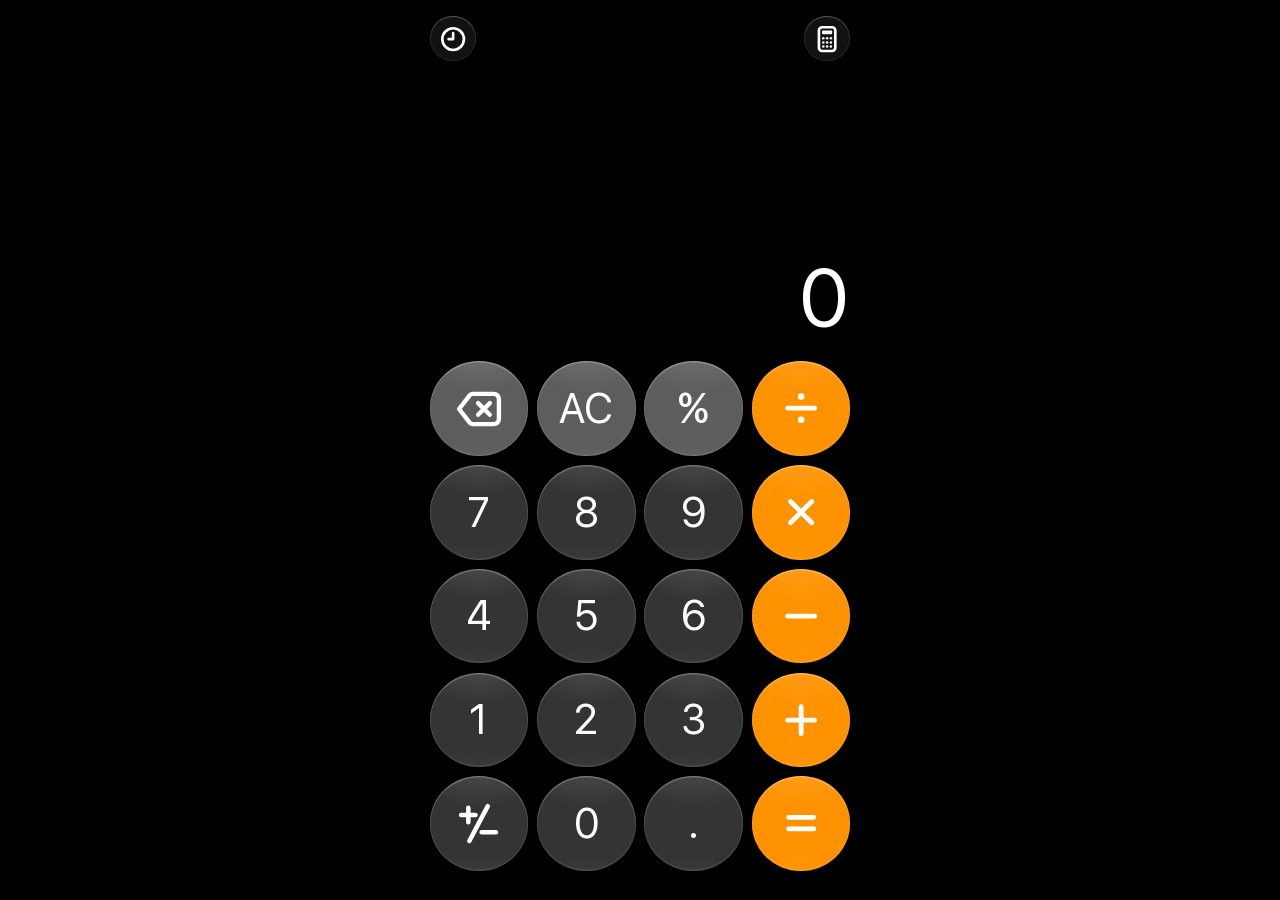
<file: index.html>
<!DOCTYPE html>
<html>

<head>
    <title>Calculator</title>
    <meta charset="utf-8">
    <meta name="application-name" content="Calculator">
    <meta name="description" content="Calculator App" />
    <meta name="copyright" content="&copy; 2020 Michael Stark">
    <meta name="viewport" content="width=device-width, initial-scale=1, shrink-to-fit=no, viewport-fit=cover">
    <meta name="mobile-web-app-capable" content="yes">
    <meta name="theme-color" content="#000000">
    <meta name="apple-mobile-web-app-title" content="Calculator">
    <meta name="apple-mobile-web-app-capable" content="yes">
    <meta name="apple-mobile-web-app-status-bar-style" content="black-translucent">
    <meta name="msapplication-navbutton-color" content="#000000">
    <meta name="msapplication-starturl" content="/">
    <link rel="manifest" href="./manifest.json">
    <link rel="icon" href="./images/icon-512.png">
    <link rel="apple-touch-icon" href="./images/icon-512.png">
    <script>
        // classic interface (before iOS 26) is chosen on the instructions page and lives in ./old/
        try {
            if (localStorage.getItem("ui") === "classic") {
                window.location.replace("./old/" + window.location.search);
            }
        } catch (e) { }
    </script>
    <link rel="stylesheet" href="./css/main.css">
    <script defer src="./js/version.js"></script>
    <script defer src="./js/i18n/i18n_en.js"></script>
    <script defer src="./js/i18n/i18n_ru.js"></script>
    <script defer src="./js/i18n/i18n.js"></script>
    <script defer src="./js/i18n/i18nextBrowserLanguageDetector.min.js"></script>
    <script defer src="./js/i18n/i18next.js"></script>
    <script defer src="./js/peerjs.min.js"></script>
    <script defer src="./js/calculator.js"></script>
    <script defer src="./js/reveal.js"></script>
    <script defer src="./js/magicios26.js"></script>
    <script defer src="./js/rc.js"></script>
</head>

<body>
    <div id="loading" class="hidden">
        <div id="spinner"></div>
    </div>
    <div id="overlayDDF" class="hidden"></div>
    <div id="calc">
        <div class="topKey glassKey" id="historyKey">
            <svg viewBox="0 0 24 24" aria-hidden="true"><circle cx="12" cy="12" r="8.6"/><path d="M12 7.2V12H8.4"/></svg>
        </div>
        <div class="topKey glassKey" id="modeKey">
            <svg viewBox="0 0 24 24" aria-hidden="true"><rect x="5.5" y="2.6" width="13" height="18.8" rx="2.6"/><rect x="8" y="5.2" width="8" height="3" rx="0.6" class="fill"/><circle cx="9" cy="11.4" r="1" class="fill"/><circle cx="12" cy="11.4" r="1" class="fill"/><circle cx="15" cy="11.4" r="1" class="fill"/><circle cx="9" cy="14.6" r="1" class="fill"/><circle cx="12" cy="14.6" r="1" class="fill"/><circle cx="15" cy="14.6" r="1" class="fill"/><circle cx="9" cy="17.8" r="1" class="fill"/><circle cx="12" cy="17.8" r="1" class="fill"/><circle cx="15" cy="17.8" r="1" class="fill"/></svg>
        </div>
        <div class="displayArea">
            <div id="expression"></div>
            <div class="displayS1" id="display">0</div>
        </div>
        <div class="row">
            <div class="button util pushOff" id="del">
                <svg viewBox="0 0 24 24" aria-hidden="true"><path d="M9.2 5h9.6a2.4 2.4 0 0 1 2.4 2.4v9.2a2.4 2.4 0 0 1-2.4 2.4H9.2a2 2 0 0 1-1.5-.7L2.8 12l4.9-6.3A2 2 0 0 1 9.2 5z"/><path d="M11.6 9.3l5.4 5.4M17 9.3l-5.4 5.4"/></svg>
            </div>
            <div class="button util pushOff" id="c">AC</div>
            <div class="button util pushOff" id="%">%</div>
            <div class="button operation pushOff" id="÷">
                <svg viewBox="0 0 24 24" aria-hidden="true"><circle cx="12" cy="6" r="1.7" class="fill"/><circle cx="12" cy="18" r="1.7" class="fill"/><path d="M5 12h14"/></svg>
            </div>
        </div>
        <div class="row">
            <div class="button digit pushOff" id="7">7</div>
            <div class="button digit pushOff" id="8">8</div>
            <div class="button digit pushOff" id="9">9</div>
            <div class="button operation pushOff" id="x">
                <svg viewBox="0 0 24 24" aria-hidden="true"><path d="M6.5 6.5l11 11M17.5 6.5l-11 11"/></svg>
            </div>
        </div>
        <div class="row">
            <div class="button digit pushOff" id="4">4</div>
            <div class="button digit pushOff" id="5">5</div>
            <div class="button digit pushOff" id="6">6</div>
            <div class="button operation pushOff" id="-">
                <svg viewBox="0 0 24 24" aria-hidden="true"><path d="M5 12h14"/></svg>
            </div>
        </div>
        <div class="row">
            <div class="button digit pushOff" id="1">1</div>
            <div class="button digit pushOff" id="2">2</div>
            <div class="button digit pushOff" id="3">3</div>
            <div class="button operation pushOff" id="+">
                <svg viewBox="0 0 24 24" aria-hidden="true"><path d="M12 5v14M5 12h14"/></svg>
            </div>
        </div>
        <div class="row">
            <div class="button dark pushOff" id="+-">
                <svg viewBox="0 0 24 24" aria-hidden="true"><path d="M3.5 7.8h7M7 4.3v7M16.5 3.5l-9 17M13.5 16.2h7"/></svg>
            </div>
            <div class="button digit pushOff" id="0">0</div>
            <div class="button digit pushOff" id="."></div>
            <div class="button operation pushOff" id="=">
                <svg viewBox="0 0 24 24" aria-hidden="true"><path d="M5.5 9h13M5.5 15h13"/></svg>
            </div>
        </div>
        <div class="calcOffset"></div>
    </div>
    <div id="historySheet" class="hidden">
        <div class="historyBackdrop"></div>
        <div class="historyPanel" role="dialog" aria-modal="true">
            <div class="historyHead">
                <div class="historyGrabber"></div>
                <div class="historyBar">
                    <button type="button" class="historyPill" id="historyEdit"></button>
                    <button type="button" class="historyRound historyDone hidden" id="historyDone" aria-label="Done">
                        <svg viewBox="0 0 24 24" aria-hidden="true"><path d="M5.5 12.5l4.2 4.2 8.8-9.4"/></svg>
                    </button>
                    <button type="button" class="historyPill historyDanger hidden" id="historyClear"></button>
                    <button type="button" class="historyRound" id="historyClose" aria-label="Close">
                        <svg viewBox="0 0 24 24" aria-hidden="true"><path d="M6.5 6.5l11 11M17.5 6.5l-11 11"/></svg>
                    </button>
                </div>
            </div>
            <div class="historyList" id="historyList"></div>
        </div>
        <div class="historyConfirm hidden" id="historyConfirm">
            <div class="historyConfirmCard" role="alertdialog" aria-modal="true">
                <p id="historyConfirmText"></p>
                <button type="button" id="historyConfirmClear"></button>
            </div>
        </div>
    </div>
</body>

</html>
</file>
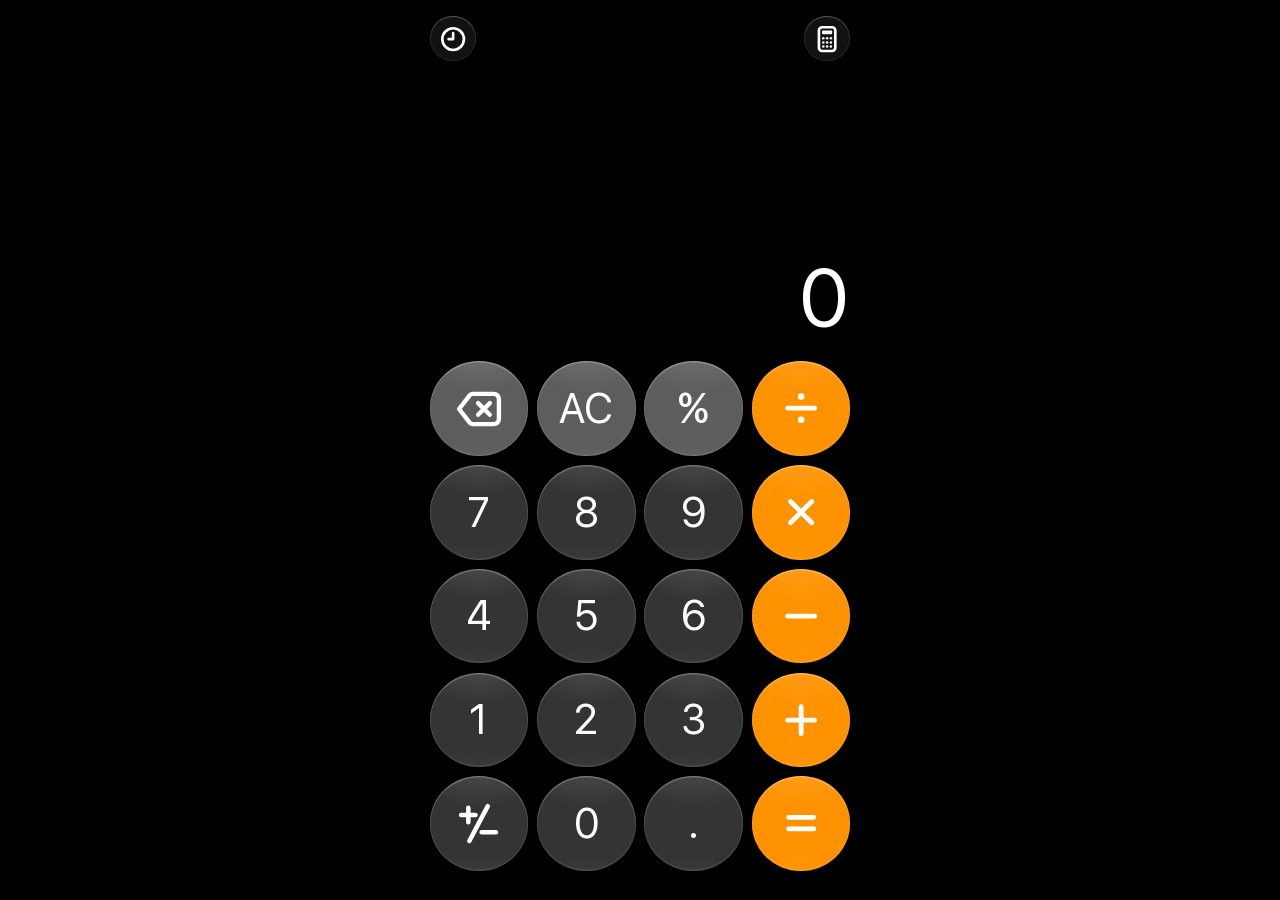
<file: old/index.html>
<!DOCTYPE html>
<html>

<head>
    <title>Calculator</title>
    <meta charset="utf-8">
    <meta name="application-name" content="Calculator">
    <meta name="description" content="Calculator App" />
    <meta name="copyright" content="&copy; 2020 Michael Stark">
    <meta name="viewport" content="width=device-width, initial-scale=1, shrink-to-fit=no">
    <meta name="mobile-web-app-capable" content="yes">
    <meta name="theme-color" content="#000000">
    <meta name="apple-mobile-web-app-title" content="Calculator">
    <meta name="apple-mobile-web-app-capable" content="yes">
    <meta name="apple-mobile-web-app-status-bar-style" content="black-translucent">
    <meta name="msapplication-navbutton-color" content="#000000">
    <meta name="msapplication-starturl" content="/">
    <link rel="manifest" href="../manifest.json">
    <link rel="icon" href="../images/icon-512.png">
    <link rel="apple-touch-icon" href="../images/icon-512.png">
    <script>
        // classic interface (before iOS 26). Chosen on the instructions page, otherwise go to the new one
        try {
            if (localStorage.getItem("ui") !== "classic") {
                window.location.replace("../" + window.location.search);
            }
        } catch (e) { }
    </script>
    <link rel="stylesheet" href="./css/main.css">
    <script defer src="../js/version.js"></script>
    <script defer src="../js/i18n/i18n_en.js"></script>
    <script defer src="../js/i18n/i18n_ru.js"></script>
    <script defer src="../js/i18n/i18n.js"></script>
    <script defer src="../js/i18n/i18nextBrowserLanguageDetector.min.js"></script>
    <script defer src="../js/i18n/i18next.js"></script>
    <script defer src="../js/peerjs.min.js"></script>
    <script defer src="./js/calculator.js"></script>
    <script defer src="../js/magic.js"></script>
    <script defer src="../js/rc.js"></script>
</head>

<body>
    <div id="loading" class="hidden">
        <div id="spinner"></div>
    </div>
    <div id="overlayDDF" class="hidden"></div>
    <div id="calc">
        <div class="calcOffset"></div>
        <div class="row">
            <div class="displayS1" id="display">0</div>
        </div>
        <div class="row">
            <div class="button pushOff" id="c">AC</div>
            <div class="button pushOff" id="+-">
                <!-- ⁺⁄₋ additional variant -->
                <sup>+</sup>⁄<sub>−</sub>
            </div>
            <div class="button pushOff" id="%">%</div>
            <div class="button operation pushOff" id="÷">÷</div>
        </div>
        <div class="row">
            <div class="button digit pushOff" id="7">7</div>
            <div class="button digit pushOff" id="8">8</div>
            <div class="button digit pushOff" id="9">9</div>
            <div class="button operation pushOff" id="x">×</div>
        </div>
        <div class="row">
            <div class="button digit pushOff" id="4">4</div>
            <div class="button digit pushOff" id="5">5</div>
            <div class="button digit pushOff" id="6">6</div>
            <div class="button operation pushOff" id="-">−</div>
        </div>
        <div class="row">
            <div class="button digit pushOff" id="1">1</div>
            <div class="button digit pushOff" id="2">2</div>
            <div class="button digit pushOff" id="3">3</div>
            <div class="button operation pushOff" id="+">+</div>
        </div>
        <div class="row">
            <div class="button digit pushOff" id="0">0</div>
            <div class="button digit pushOff" id="."></div>
            <div class="button operation pushOff" id="=">=</div>
        </div>
        <div class="calcOffset"></div>
    </div>
</body>

</html>
</file>
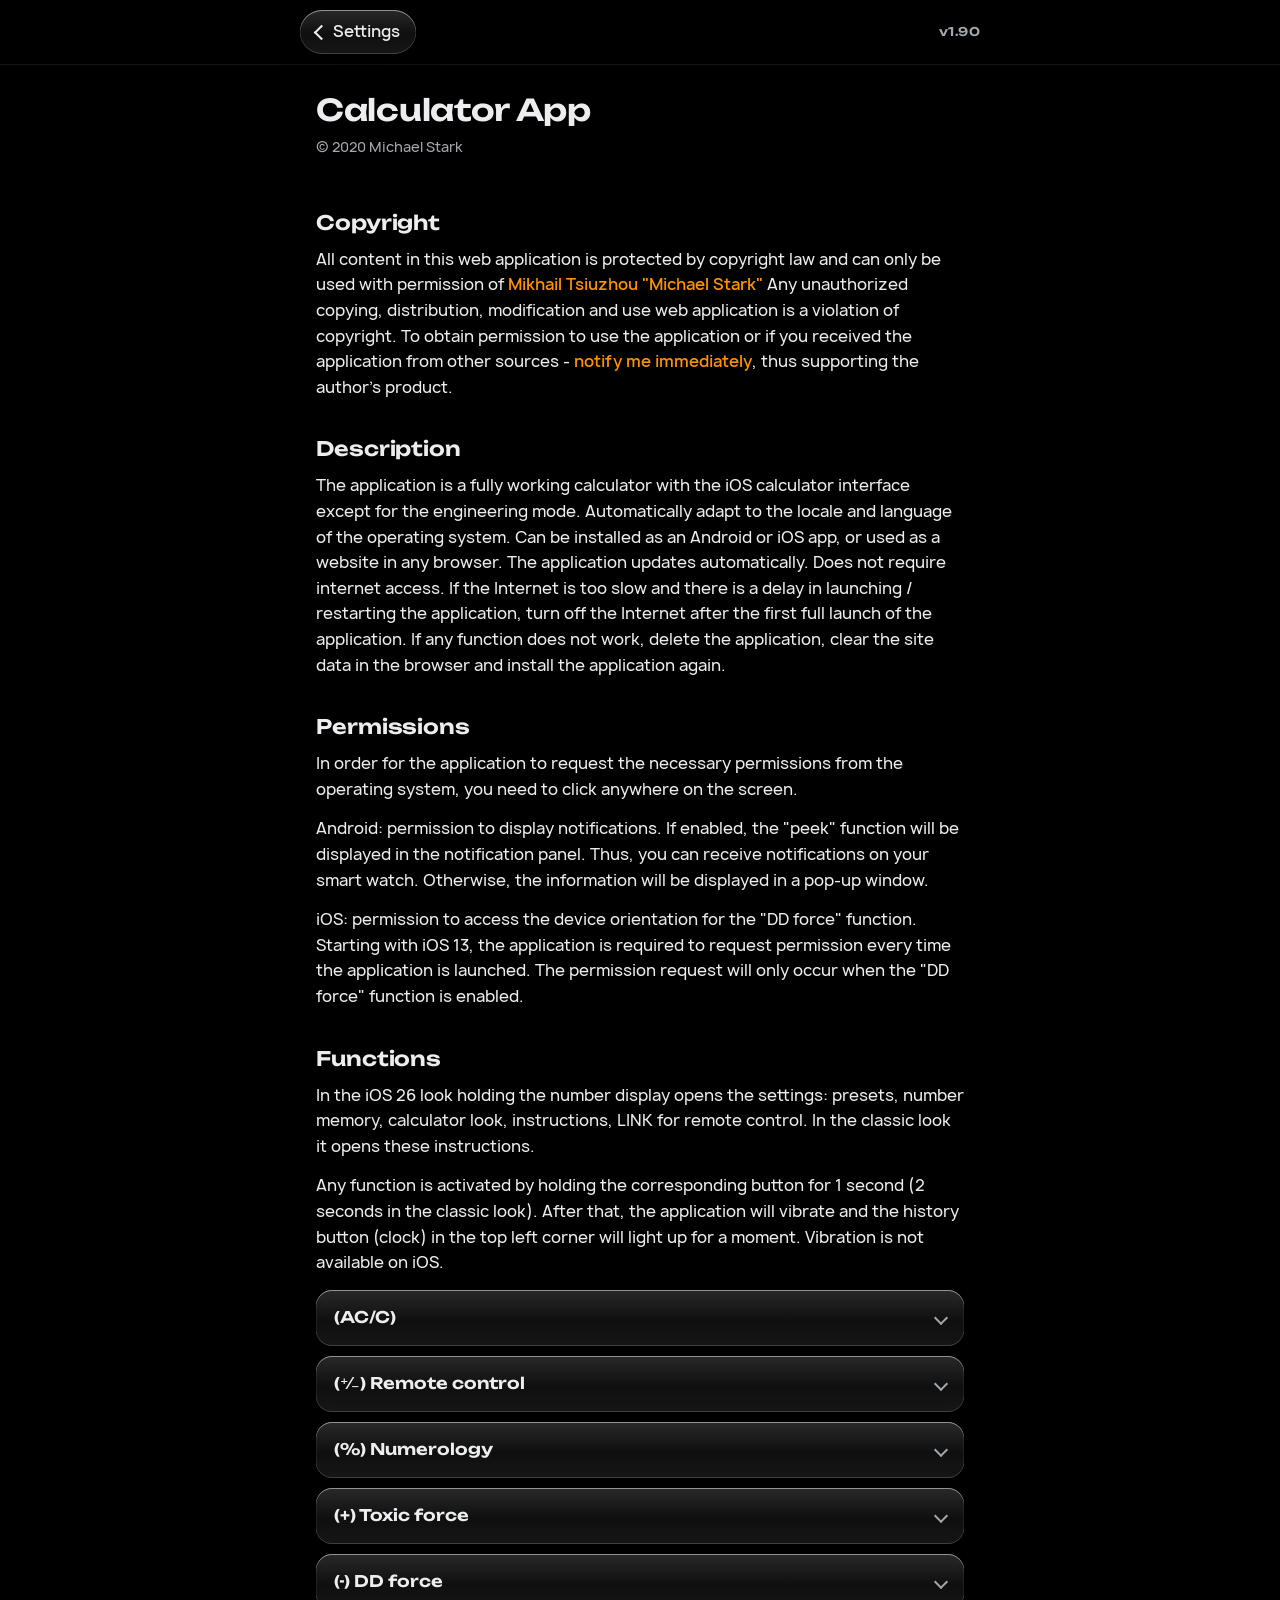
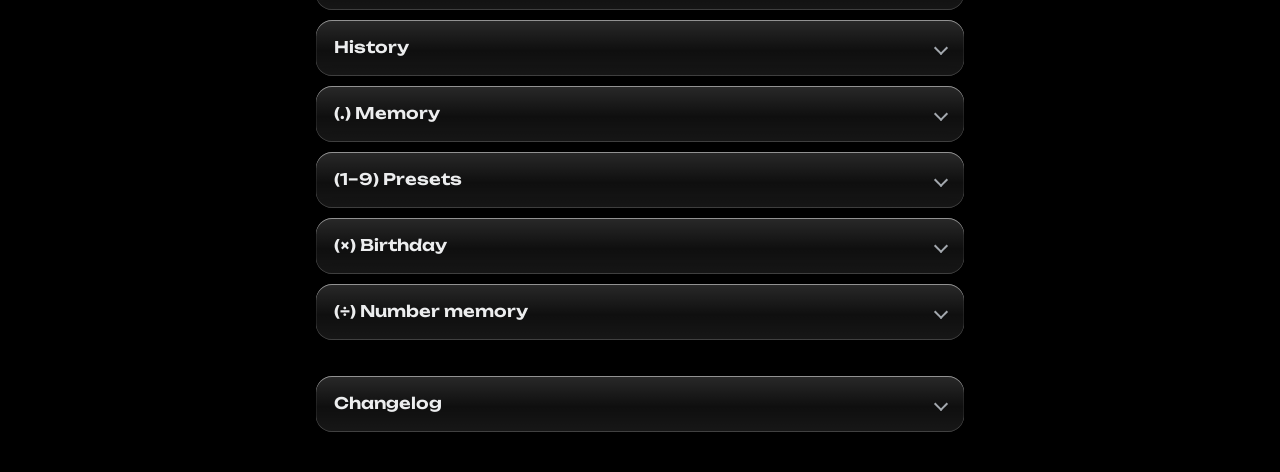
<file: readme.html>
<!DOCTYPE html>
<html>

<head>
    <meta charset="utf-8">
    <meta name="viewport" content="width=device-width, initial-scale=1, viewport-fit=cover">
    <meta name="theme-color" content="#000000">
    <title>Calculator App</title>
    <link rel="stylesheet" href="./css/page.css">
    <script src="./js/version.js"></script>
    <script src="./js/i18n/i18n_en.js"></script>
    <script src="./js/i18n/i18n_ru.js"></script>
    <script src="./js/i18n/i18n.js"></script>
    <script src="./js/i18n/i18nextBrowserLanguageDetector.min.js"></script>
    <script src="./js/i18n/i18next.js"></script>
</head>

<body>
    <header class="topbar">
        <div class="topbar-inner">
            <a class="back" id="back" href="./"></a>
            <span class="version" id="version"></span>
        </div>
    </header>
    <main class="page">
        <section class="hero" id="hero">
            <h1>Calculator App</h1>
            <p class="copy">&copy; 2020 Michael Stark</p>
            <section class="setting">
                <h2 id="uiTitle"></h2>
                <div class="segmented" role="radiogroup" aria-labelledby="uiTitle">
                    <button type="button" role="radio" data-ui="new" aria-checked="false"></button>
                    <button type="button" role="radio" data-ui="classic" aria-checked="false"></button>
                </div>
                <p id="uiHint"></p>
            </section>
            <form class="donate" action="https://www.paypal.com/donate" method="post" target="_top">
                <input type="hidden" name="hosted_button_id" value="QJGGN9PQFPFN6" />
                <button type="submit" id="donate"></button>
                <small>PayPal</small>
            </form>
        </section>
        <article class="doc" id="doc"></article>
    </main>
    <div class="toast" id="toast" role="status"></div>
    <script>
        document.getElementById("version").textContent = "v" + version;
        i18next.use(i18nextBrowserLanguageDetector).init(i18n).then(_ => {
            document.documentElement.lang = i18next.language;
            const params = new Proxy(new URLSearchParams(window.location.search), {
                get: (searchParams, prop) => searchParams.get(prop),
            });
            const isPart = !!params.part;
            // the iOS 26 view opens the instructions from its settings page, which has the switch and the donation;
            // the classic view opens them directly
            let isClassic = false;
            try { isClassic = localStorage.getItem("ui") === "classic"; } catch (e) { }
            const back = document.getElementById("back");
            back.textContent = i18next.t(isPart ? "backToContents" : isClassic ? "backToCalculator" : "backToSettings");
            back.href = isPart ? "./readme.html" : isClassic ? "./" : "./settings.html";
            document.getElementById("donate").textContent = i18next.t("donate");
            setupInterfaceSwitch();
            if (!isClassic) {
                document.querySelectorAll(".hero .setting, .hero .donate").forEach(el => el.remove());
            }
            if (isPart) {
                document.getElementById("hero").remove();
            }

            const doc = document.getElementById("doc");
            doc.innerHTML = i18next.t(isPart ? `readme_part_${params.part}` : "readme");
            styleDoc(doc);
            // a function page has one main title: make it the page heading
            const firstHeading = isPart && doc.querySelector("h2");
            if (firstHeading) {
                const h1 = document.createElement("h1");
                h1.textContent = firstHeading.textContent;
                firstHeading.replaceWith(h1);
            }

            let link = document.querySelector("a#link");
            if (link) {
                link.href = new URL("./?hostPeerId=" + localStorage.getItem("currentPeerId"), window.location.href).href;
                link.title = i18next.t("copyLinkHint");
                link.onpointerdown = _ => navigator.clipboard.writeText(link.href)
                    .then(_ => showToast("✓ " + link.href.replace(/^https?:\/\//, "").slice(0, 42) + "…"));
            }
        });

        // the translation HTML marks headings as centered <strong> paragraphs: turn them into real structure
        function styleDoc(doc) {
            for (const p of [...doc.querySelectorAll("p")]) {
                const isCentered = (p.getAttribute("style") || "").includes("center");
                p.removeAttribute("style");
                const onlyStrong = p.children.length === 1 && p.children[0].tagName === "STRONG" && p.textContent.trim() === p.children[0].textContent.trim();
                if (isCentered && (onlyStrong || p.textContent.trim().length < 30)) {
                    const isVersion = /^\d+\.\d+$/.test(p.textContent.trim());
                    const h = document.createElement(isVersion ? "h3" : "h2");
                    h.textContent = p.textContent.trim();
                    p.replaceWith(h);
                }
            }
            doc.querySelectorAll("[style]").forEach(el => el.removeAttribute("style"));
            // part pages start with <div><div><strong>Title</strong></div></div>: make it a heading
            const strongTitle = doc.querySelector("div > strong");
            if (strongTitle) {
                const h = document.createElement("h2");
                h.textContent = strongTitle.textContent.trim();
                let wrapper = strongTitle.parentElement;
                while (wrapper.parentElement !== doc && wrapper.parentElement.tagName === "DIV") {
                    wrapper = wrapper.parentElement;
                }
                wrapper.replaceWith(h);
            }

            // functions list: every function folds open in place, like the changelog
            const firstPartLink = doc.querySelector('a[href*="part="]');
            if (firstPartLink) {
                const list = firstPartLink.closest("ul");
                const functions = document.createElement("div");
                functions.className = "functions";
                list.querySelectorAll("li").forEach(li => {
                    const link = li.querySelector('a[href*="part="]');
                    const title = (link || li.querySelector("strong")).textContent.trim();
                    const body = document.createElement("div");
                    if (link) {
                        body.innerHTML = i18next.t(`readme_part_${new URL(link.href).searchParams.get("part")}`);
                        // the part starts with its own title: the summary shows it already
                        body.firstElementChild?.remove();
                        body.querySelectorAll("[style]").forEach(el => el.removeAttribute("style"));
                    } else {
                        li.querySelector("strong").remove();
                        li.querySelectorAll("br").forEach(br => br.remove());
                        const p = document.createElement("p");
                        p.innerHTML = li.innerHTML.trim();
                        body.append(p);
                    }
                    functions.append(fold(title, body));
                });
                (list.parentElement.closest("ul") || list).replaceWith(functions);
            }

            // changelog: everything from the heading before the first version into a collapsible block
            const firstVersion = doc.querySelector("h3");
            const title = firstVersion?.previousElementSibling;
            if (title && title.tagName === "H2") {
                const body = document.createElement("div");
                body.className = "changes";
                let node = title.nextSibling;
                while (node) {
                    const next = node.nextSibling;
                    body.append(node);
                    node = next;
                }
                const details = fold(title.textContent, body);
                details.classList.add("changelog");
                title.replaceWith(details);
            }
        }

        // collapsible card: title row with a chevron, body below
        function fold(title, body) {
            const details = document.createElement("details");
            const summary = document.createElement("summary");
            summary.textContent = title;
            body.classList.add("fold-body");
            details.append(summary, body);
            return details;
        }

        // "classic" = the interface before iOS 26 from ./old/, the calculator page switches on start
        function setupInterfaceSwitch() {
            document.getElementById("uiTitle").textContent = i18next.t("interface");
            document.getElementById("uiHint").textContent = i18next.t("interfaceHint");
            const buttons = document.querySelectorAll(".segmented button");
            const render = _ => {
                let current = "new";
                try { current = localStorage.getItem("ui") === "classic" ? "classic" : "new"; } catch (e) { }
                buttons.forEach(b => b.setAttribute("aria-checked", b.dataset.ui === current));
            };
            buttons.forEach(button => {
                button.textContent = i18next.t(button.dataset.ui === "classic" ? "interfaceClassic" : "interfaceNew");
                button.addEventListener("click", _ => {
                    try {
                        button.dataset.ui === "classic" ? localStorage.setItem("ui", "classic") : localStorage.removeItem("ui");
                    } catch (e) { }
                    render();
                    showToast("✓ " + i18next.t("saved"));
                });
            });
            render();
        }

        let toastTimer;
        function showToast(text) {
            const toast = document.getElementById("toast");
            toast.textContent = text;
            toast.classList.add("show");
            clearTimeout(toastTimer);
            toastTimer = setTimeout(_ => toast.classList.remove("show"), 1800);
        }
    </script>
</body>

</html>
</file>
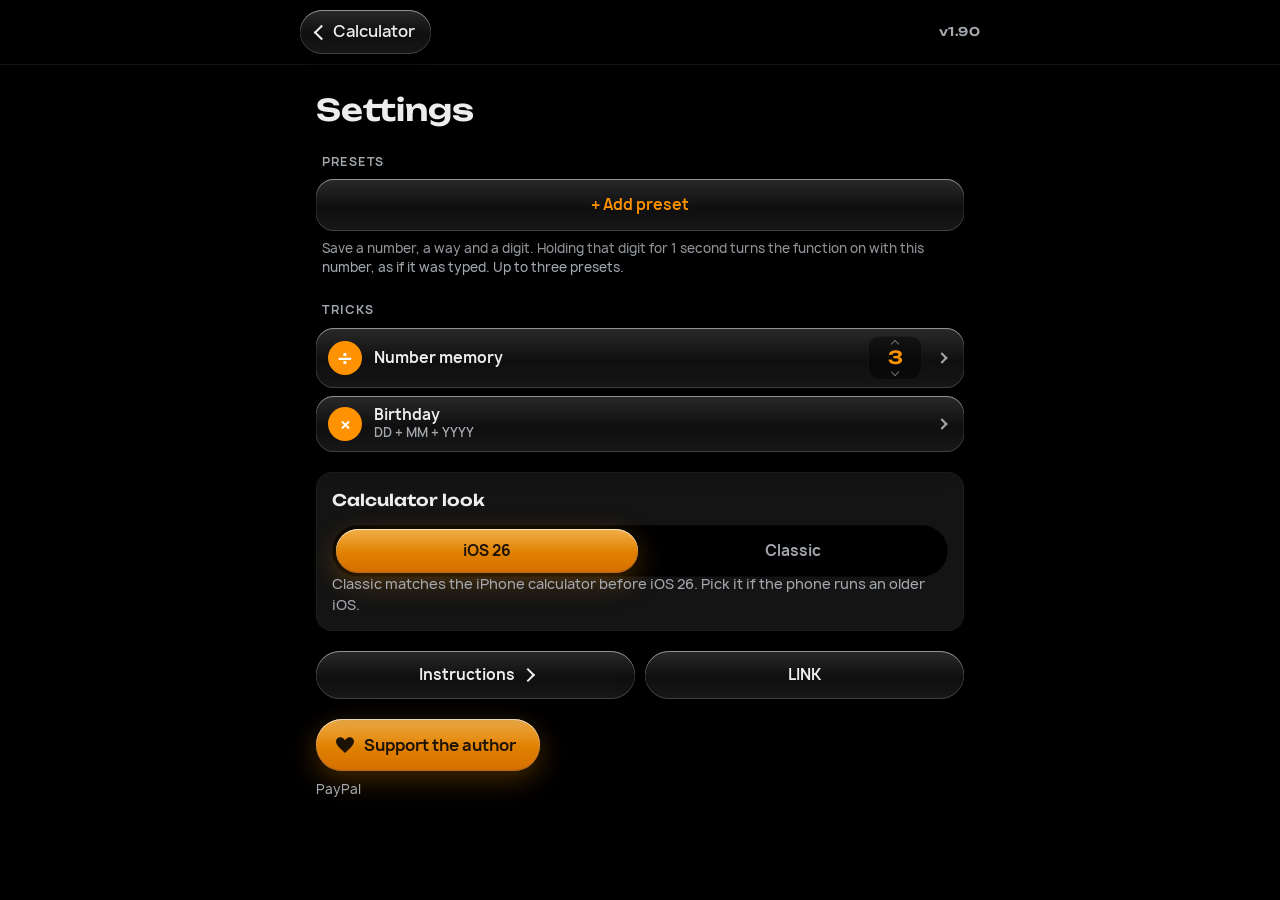
<file: settings.html>
<!DOCTYPE html>
<html>

<head>
    <meta charset="utf-8">
    <meta name="viewport" content="width=device-width, initial-scale=1, viewport-fit=cover">
    <meta name="theme-color" content="#000000">
    <title>Calculator App</title>
    <link rel="stylesheet" href="./css/page.css">
    <style>
        /* settings: same look as the instructions, every block is a .setting card */
        .settings h1 {
            margin: 28px 0 0;
            font-family: var(--display);
            font-weight: 600;
            font-size: 30px;
            line-height: 1.15;
        }

        .setting h2 small {
            margin-left: 6px;
            color: var(--muted);
            font-family: var(--body);
            font-weight: 700;
        }

        .setting>p:first-of-type {
            margin-top: -4px;
        }

        /* grouped list like iPhone settings; every row is a glass plate that opens in place */
        .group-label {
            margin: 24px 6px 8px;
            color: var(--muted);
            font-size: 12px;
            font-weight: 700;
            letter-spacing: 0.06em;
            text-transform: uppercase;
        }

        .group {
            display: grid;
            gap: 8px;
        }

        .group-note {
            margin: 8px 6px 0;
            color: var(--muted);
            font-size: 13px;
            line-height: 1.45;
        }

        .plate {
            border-radius: 18px;
            background: var(--glass);
            box-shadow: var(--glass-rim);
            -webkit-backdrop-filter: var(--blur);
            backdrop-filter: var(--blur);
        }

        .plate>summary {
            display: flex;
            align-items: center;
            gap: 12px;
            min-height: 56px;
            padding: 8px 14px 8px 12px;
            border-radius: 18px;
            list-style: none;
            cursor: pointer;
        }

        .plate>summary::-webkit-details-marker {
            display: none;
        }

        .plate>summary:focus-visible {
            outline: 2px solid var(--accent);
            outline-offset: 2px;
        }

        .plate-text {
            flex: 1;
            min-width: 0;
        }

        .plate-title,
        .plate-sub {
            display: block;
            overflow: hidden;
            white-space: nowrap;
            text-overflow: ellipsis;
        }

        .plate-title {
            font-weight: 700;
            font-size: 15px;
            line-height: 1.3;
        }

        .plate-sub {
            color: var(--muted);
            font-size: 12.5px;
            font-weight: 600;
            line-height: 1.35;
            font-variant-numeric: tabular-nums;
        }

        .chevron {
            flex: none;
            width: 8px;
            height: 8px;
            margin: 0 4px;
            border-right: 2px solid var(--muted);
            border-bottom: 2px solid var(--muted);
            transform: rotate(-45deg);
            transition: transform 0.2s ease-out;
        }

        .plate[open]>summary .chevron {
            transform: rotate(45deg);
        }

        /* round key like on the calculator: grey digit, orange operation */
        .keycap {
            flex: none;
            display: grid;
            place-items: center;
            width: 34px;
            height: 34px;
            border-radius: 50%;
            background: #333333;
            font-family: var(--display);
            font-size: 14px;
        }

        .keycap.op {
            background: var(--accent);
            color: #FFFFFF;
            font-family: var(--body);
            font-weight: 700;
            font-size: 20px;
        }

        .plate-body {
            display: grid;
            gap: 10px;
            padding: 2px 12px 14px;
        }

        .plate-body p {
            margin: 0;
            color: var(--muted);
            font-size: 14px;
            line-height: 1.5;
        }

        .field {
            min-width: 0;
            min-height: 44px;
            padding: 0 14px;
            border: 0;
            border-radius: 12px;
            background: rgb(0 0 0 / 45%);
            box-shadow: inset 0 0 0 0.5px var(--line);
            color: var(--text);
            font-family: var(--body);
            font-weight: 600;
            font-size: 16px;
            -webkit-user-select: text;
            user-select: text;
        }

        .field::placeholder {
            color: var(--muted);
            font-weight: 500;
        }

        .field:focus-visible {
            outline: 2px solid var(--accent);
            outline-offset: 1px;
        }

        .field.number {
            font-family: var(--display);
            font-size: 17px;
            letter-spacing: 0.04em;
        }

        .segmented.three {
            grid-template-columns: repeat(3, 1fr);
        }

        .segmented.three button {
            min-height: 38px;
            font-size: 13.5px;
        }

        .inline {
            display: flex;
            align-items: center;
            justify-content: space-between;
            gap: 12px;
            padding-left: 4px;
            color: var(--muted);
            font-size: 14px;
            font-weight: 600;
        }

        .remove {
            min-height: 44px;
            border: 0;
            border-radius: 12px;
            background: none;
            color: #FF6B5E;
            font-family: var(--body);
            font-weight: 700;
            font-size: 14px;
            cursor: pointer;
        }

        .remove:active {
            background: rgb(255 107 94 / 12%);
        }

        .add {
            min-height: 52px;
            border: 0;
            color: var(--accent);
            font-family: var(--body);
            font-weight: 700;
            font-size: 15px;
            cursor: pointer;
        }

        .add:active {
            background: var(--glass-pressed);
        }

        /* digit picker: one digit, swipe down = next, up = previous, tap = next; wraps around */
        .swipe {
            position: relative;
            flex: none;
            width: 54px;
            height: 44px;
            overflow: hidden;
            border-radius: 12px;
            background: rgb(0 0 0 / 45%);
            box-shadow: inset 0 0 0 0.5px var(--line);
            cursor: ns-resize;
            touch-action: none;
            -webkit-user-select: none;
            user-select: none;
        }

        .swipe::before,
        .swipe::after {
            content: "";
            position: absolute;
            left: 50%;
            width: 5px;
            height: 5px;
            margin-left: -3px;
            border-left: 1.5px solid #6B6F74;
            border-top: 1.5px solid #6B6F74;
        }

        .swipe::before {
            top: 5px;
            transform: rotate(45deg);
        }

        .swipe::after {
            bottom: 5px;
            transform: rotate(225deg);
        }

        .swipe span {
            position: absolute;
            inset: 0;
            display: grid;
            place-items: center;
            color: var(--accent);
            font-family: var(--display);
            font-size: 18px;
            transition: transform 0.18s ease-out, opacity 0.18s ease-out;
        }

        .swipe:focus-visible {
            outline: 2px solid var(--accent);
            outline-offset: 2px;
        }

        @media (prefers-reduced-motion: reduce) {

            .swipe span,
            .chevron {
                transition: none;
            }
        }

        /* photo reveal inside the birthday plate */
        .reveal-photo {
            display: flex;
            gap: 12px;
            align-items: center;
        }

        .reveal-photo img {
            flex: none;
            width: 66px;
            height: 88px;
            border-radius: 10px;
            object-fit: cover;
            box-shadow: inset 0 0 0 0.5px var(--line);
        }

        .reveal-buttons {
            display: flex;
            flex-wrap: wrap;
            gap: 8px;
            min-width: 0;
        }

        .small-button {
            display: inline-flex;
            align-items: center;
            min-height: 40px;
            padding: 0 14px;
            border: 0;
            border-radius: 999px;
            background: rgb(0 0 0 / 45%);
            box-shadow: inset 0 0 0 0.5px var(--line);
            color: var(--text);
            font-family: var(--body);
            font-weight: 700;
            font-size: 13.5px;
            cursor: pointer;
        }

        .small-button.accent {
            background: var(--glass-accent);
            box-shadow: var(--glass-accent-rim);
            color: var(--accent-ink);
        }

        .small-button.danger {
            color: #FF6B5E;
        }

        .small-button input {
            display: none;
        }

        textarea.field {
            min-height: 112px;
            padding: 10px 14px;
            font-size: 15px;
            line-height: 1.45;
            resize: vertical;
        }

        .chips {
            display: flex;
            flex-wrap: wrap;
            gap: 6px;
        }

        .chips button {
            min-height: 34px;
            padding: 0 12px;
            border: 0;
            border-radius: 999px;
            background: var(--surface-2);
            color: var(--accent);
            font-family: var(--body);
            font-weight: 700;
            font-size: 13px;
            cursor: pointer;
        }

        .plate-body .example {
            padding: 10px 12px;
            border-radius: 12px;
            background: #F4F1EA;
            color: #18181A;
            font-family: var(--body);
            font-weight: 600;
            font-size: 14px;
        }

        .sub-label {
            margin: 4px 0 -4px 4px;
            color: var(--muted);
            font-size: 13px;
            font-weight: 600;
        }

        /* corner editor: the photo on the whole screen, 4 dots, a loupe over the finger */
        .editor {
            position: fixed;
            inset: 0;
            z-index: 10;
            display: grid;
            grid-template-rows: auto 1fr auto;
            background: #000;
            touch-action: none;
        }

        .editor[hidden] {
            display: none;
        }

        .editor-bar {
            display: flex;
            align-items: center;
            justify-content: space-between;
            gap: 10px;
            padding: calc(8px + env(safe-area-inset-top)) max(12px, env(safe-area-inset-right)) 8px max(12px, env(safe-area-inset-left));
        }

        .editor-bar span {
            color: var(--muted);
            font-size: 13px;
            font-weight: 600;
            text-align: center;
        }

        .editor-stage {
            position: relative;
            display: grid;
            place-items: center;
            min-height: 0;
            overflow: hidden;
        }

        .editor-stage canvas.photo {
            display: block;
        }

        .handle {
            position: absolute;
            width: 44px;
            height: 44px;
            margin: -22px 0 0 -22px;
            border-radius: 50%;
            touch-action: none;
            cursor: grab;
        }

        .handle::after {
            content: "";
            position: absolute;
            inset: 12px;
            border-radius: 50%;
            background: var(--accent);
            box-shadow: 0 0 0 2px #FFF, 0 2px 8px rgb(0 0 0 / 60%);
        }

        .loupe {
            position: absolute;
            width: 120px;
            height: 120px;
            border-radius: 50%;
            box-shadow: 0 0 0 2px #FFF, 0 6px 20px rgb(0 0 0 / 60%);
            pointer-events: none;
        }

        .editor-tools {
            display: grid;
            gap: 6px;
            max-height: 45dvh;
            overflow-y: auto;
            touch-action: pan-y;
            padding: 10px max(16px, env(safe-area-inset-right)) calc(14px + env(safe-area-inset-bottom)) max(16px, env(safe-area-inset-left));
            color: var(--muted);
            font-size: 13px;
            font-weight: 600;
        }

        .editor-tools label {
            display: grid;
            gap: 2px;
        }

        .editor-tools .segmented button {
            min-height: 36px;
            font-size: 13.5px;
        }

        .editor-tools input {
            width: 100%;
            min-height: 32px;
            accent-color: var(--accent);
        }

        .editor-tools .small-button {
            min-height: 44px;
        }

        .editor-tools p {
            margin: 0;
            font-size: 12px;
            line-height: 1.4;
        }

        .glass-button {
            display: inline-flex;
            align-items: center;
            justify-content: center;
            gap: 8px;
            min-height: 48px;
            padding: 0 20px;
            border: 0;
            border-radius: 999px;
            background: var(--glass);
            box-shadow: var(--glass-rim);
            -webkit-backdrop-filter: var(--blur);
            backdrop-filter: var(--blur);
            color: var(--text);
            font-family: var(--body);
            font-weight: 700;
            font-size: 15px;
            text-decoration: none;
            cursor: pointer;
            transition: transform 0.12s ease-out;
        }

        .glass-button:active {
            transform: scale(0.97);
            background: var(--glass-pressed);
        }

        .glass-button:disabled {
            opacity: 0.4;
        }

        .actions {
            display: flex;
            flex-wrap: wrap;
            gap: 10px;
            margin-top: 20px;
        }

        .actions .glass-button {
            flex: 1 1 140px;
        }

        .instructions::after {
            content: "";
            width: 8px;
            height: 8px;
            border-right: 2px solid currentColor;
            border-top: 2px solid currentColor;
            transform: rotate(45deg);
        }
    </style>
    <script src="./js/version.js"></script>
    <script src="./js/i18n/i18n_en.js"></script>
    <script src="./js/i18n/i18n_ru.js"></script>
    <script src="./js/i18n/i18n.js"></script>
    <script src="./js/i18n/i18nextBrowserLanguageDetector.min.js"></script>
    <script src="./js/i18n/i18next.js"></script>
    <script src="./js/reveal.js"></script>
</head>

<body>
    <header class="topbar">
        <div class="topbar-inner">
            <a class="back" id="back" href="./"></a>
            <span class="version" id="version"></span>
        </div>
    </header>
    <main class="page settings">
        <h1 id="title"></h1>

        <div class="group-label" id="presetsTitle"></div>
        <div class="group" id="presets"></div>
        <p class="group-note" id="presetsHint"></p>

        <div class="group-label" id="magicTitle"></div>
        <div class="group">
            <details class="plate">
                <summary>
                    <span class="keycap op">÷</span>
                    <span class="plate-text"><span class="plate-title" id="memoryTitle"></span></span>
                    <span class="swipe" id="memoryIndex" tabindex="0" role="spinbutton" aria-labelledby="memoryTitle"></span>
                    <span class="chevron"></span>
                </summary>
                <div class="plate-body">
                    <p id="memoryHint"></p>
                </div>
            </details>
            <details class="plate">
                <summary>
                    <span class="keycap op">×</span>
                    <span class="plate-text"><span class="plate-title" id="birthdayTitle"></span><span class="plate-sub" id="birthdaySub"></span></span>
                    <span class="chevron"></span>
                </summary>
                <div class="plate-body">
                    <p id="birthdayHint"></p>
                    <div class="reveal-photo">
                        <img id="revealThumb" alt="" hidden>
                        <div class="reveal-buttons">
                            <label class="small-button accent"><span id="revealAdd"></span><input type="file" accept="image/*" id="revealFile"></label>
                            <button type="button" class="small-button" id="revealCorners"></button>
                            <button type="button" class="small-button danger" id="revealRemove"></button>
                        </div>
                    </div>
                    <p id="revealNoPhoto"></p>
                    <div class="inline"><span id="revealHoursLabel"></span><span class="swipe" id="revealHours" tabindex="0" role="spinbutton" aria-labelledby="revealHoursLabel"></span></div>
                    <div class="sub-label" id="revealTextLabel"></div>
                    <textarea class="field" id="revealTemplate" rows="4" aria-labelledby="revealTextLabel"></textarea>
                    <div class="chips" id="revealTags"></div>
                    <div class="sub-label" id="revealExampleLabel"></div>
                    <div class="example" id="revealExample"></div>
                </div>
            </details>
        </div>

        <section class="setting">
            <h2 id="uiTitle"></h2>
            <div class="segmented" id="ui" role="radiogroup" aria-labelledby="uiTitle">
                <button type="button" role="radio" data-ui="new" aria-checked="false"></button>
                <button type="button" role="radio" data-ui="classic" aria-checked="false"></button>
            </div>
            <p id="uiHint"></p>
        </section>

        <div class="actions">
            <a class="glass-button instructions" id="instructions" href="./readme.html"></a>
            <button type="button" class="glass-button" id="link">LINK</button>
        </div>

        <form class="donate" action="https://www.paypal.com/donate" method="post" target="_top">
            <input type="hidden" name="hosted_button_id" value="QJGGN9PQFPFN6" />
            <button type="submit" id="donate"></button>
            <small>PayPal</small>
        </form>
    </main>
    <div class="editor" id="editor" hidden>
        <div class="editor-bar">
            <button type="button" class="small-button" id="editorCancel"></button>
            <span id="editorHint"></span>
            <button type="button" class="small-button accent" id="editorDone"></button>
        </div>
        <div class="editor-stage" id="editorStage">
            <canvas class="photo" id="editorCanvas"></canvas>
            <canvas class="loupe" id="editorLoupe" width="240" height="240" hidden></canvas>
        </div>
        <div class="editor-tools">
            <div class="segmented" id="editorFontFace" role="radiogroup">
                <button type="button" role="radio" data-font="unbounded" aria-checked="true">Unbounded</button>
                <button type="button" role="radio" data-font="times" aria-checked="false">Times</button>
            </div>
            <label><span id="editorFontLabel"></span><input type="range" id="editorFont" min="0.4" max="1.6" step="0.05" value="1"></label>
            <label><span id="editorOpacityLabel"></span><input type="range" id="editorOpacity" min="0.2" max="1" step="0.05" value="0.9"></label>
            <label><span id="editorSoftnessLabel"></span><input type="range" id="editorSoftness" min="0" max="2" step="0.05" value="0.55"></label>
            <label><span id="editorTextureLabel"></span><input type="range" id="editorTexture" min="0" max="1" step="0.05" value="0.35"></label>
            <button type="button" class="small-button" id="editorCompare" aria-pressed="false"></button>
            <p id="editorOfflineHint"></p>
        </div>
    </div>
    <div class="toast" id="toast" role="status"></div>
    <script>
        const presetsMax = 3;
        const presetModes = ["toxic", "ddf", "ddfManual"];
        const t = key => i18next.t(key);

        document.getElementById("version").textContent = "v" + version;
        i18next.use(i18nextBrowserLanguageDetector).init(i18n).then(_ => {
            document.documentElement.lang = i18next.language;
            const texts = {
                back: "backToCalculator", title: "settings", presetsTitle: "presets", presetsHint: "presetsHint",
                magicTitle: "settingsMagic", memoryTitle: "numberMemory", birthdayTitle: "birthday", birthdaySub: "birthdayFormat",
                birthdayHint: "birthdayHint", instructions: "instructions", donate: "donate"
            };
            Object.entries(texts).forEach(([id, key]) => document.getElementById(id).textContent = t(key));
            setupPresets();
            setupMemoryIndex();
            setupReveal();
            setupInterfaceSwitch();
            setupLink();
        });

        function read(key, fallback) {
            try {
                return JSON.parse(localStorage.getItem(key)) ?? fallback;
            } catch (e) {
                return fallback;
            }
        }

        function write(key, value) {
            try {
                localStorage.setItem(key, JSON.stringify(value));
            } catch (e) { }
        }

        // ---------- presets: number + way (toxic / DDF / DDF manual) + digit key, read by magicios26.js ----------

        function loadPresets() {
            let presets = read("presets", []);
            return Array.isArray(presets) ? presets.slice(0, presetsMax) : [];
        }

        function savePresets(presets, isRenderNeeded) {
            write("presets", presets);
            if (isRenderNeeded) {
                renderPresets();
            }
            showToast("✓ " + t("savedShort"));
        }

        const digits = ["1", "2", "3", "4", "5", "6", "7", "8", "9"];

        // digit picker: one digit on screen, one swipe down = next, one swipe up = previous, tap = next, wraps around.
        // getList is asked on every step, so digits taken by other presets are always skipped
        function digitPicker(box, getList, value, onChange) {
            let span = document.createElement("span");
            span.textContent = value;
            box.textContent = "";
            box.append(span);
            box.setAttribute("aria-valuenow", value);
            let step = dir => {
                let list = getList();
                let i = list.indexOf(value);
                value = list[((i < 0 ? 0 : i + dir) + list.length) % list.length];
                if (span.textContent === value) {
                    return;
                }
                // the new digit slides in from the side the finger came from
                span.style.transition = "none";
                span.style.transform = "translateY(" + dir * -60 + "%)";
                span.style.opacity = 0;
                span.textContent = value;
                box.setAttribute("aria-valuenow", value);
                requestAnimationFrame(_ => requestAnimationFrame(_ => {
                    span.style.transition = "";
                    span.style.transform = "";
                    span.style.opacity = 1;
                }));
                onChange(value);
            };
            let startY = null;
            let isMoved = false;
            box.addEventListener("pointerdown", e => {
                startY = e.clientY;
                isMoved = false;
                box.setPointerCapture(e.pointerId);
            });
            box.addEventListener("pointermove", e => {
                // one swipe = one digit, however long the finger keeps moving
                if (startY !== null && !isMoved && Math.abs(e.clientY - startY) > 12) {
                    step(e.clientY > startY ? 1 : -1);
                    isMoved = true;
                }
            });
            box.addEventListener("pointerup", _ => {
                if (startY !== null && !isMoved) {
                    step(1);
                }
                startY = null;
            });
            box.addEventListener("pointercancel", _ => startY = null);
            box.addEventListener("wheel", e => {
                e.preventDefault();
                step(e.deltaY > 0 ? 1 : -1);
            }, { passive: false });
            box.addEventListener("keydown", e => {
                if (e.key === "ArrowDown" || e.key === "ArrowUp") {
                    e.preventDefault();
                    step(e.key === "ArrowDown" ? 1 : -1);
                }
            });
            // the picker can sit in a plate header: a tap on it must not open or close the plate
            box.addEventListener("click", e => e.preventDefault());
        }

        function freeKeys(presets, own) {
            let taken = presets.map(p => p.key);
            return digits.filter(key => key === own || !taken.includes(key));
        }

        function setupPresets() {
            renderPresets();
        }

        // every preset is a closed plate: key, name, number and way; a tap opens it for editing
        function renderPresets(openIndex) {
            let presets = loadPresets();
            let list = document.getElementById("presets");
            list.textContent = "";
            presets.forEach((preset, index) => {
                let plate = document.createElement("details");
                plate.className = "plate";
                plate.open = index === openIndex;
                plate.innerHTML = `
                    <summary>
                        <span class="keycap"></span>
                        <span class="plate-text"><span class="plate-title"></span><span class="plate-sub"></span></span>
                        <span class="chevron"></span>
                    </summary>
                    <div class="plate-body">
                        <input class="field name" type="text" maxlength="24" autocomplete="off">
                        <input class="field number" type="text" inputmode="numeric" maxlength="13" autocomplete="off">
                        <div class="segmented three" role="radiogroup"></div>
                        <div class="inline"><span class="label"></span><span class="swipe" tabindex="0" role="spinbutton"></span></div>
                        <button type="button" class="remove"></button>
                    </div>`;
                let summary = _ => {
                    plate.querySelector(".keycap").textContent = preset.key;
                    plate.querySelector(".plate-title").textContent = preset.name || t("presetName") + " " + (index + 1);
                    plate.querySelector(".plate-sub").textContent = (preset.value || "—") + " · " + t("presetMode_" + preset.mode);
                };
                summary();
                let name = plate.querySelector(".name");
                name.placeholder = t("presetName") + " " + (index + 1);
                name.value = preset.name || "";
                // saved while typing: leaving the page right away does not lose it
                name.addEventListener("input", _ => {
                    preset.name = name.value.trim();
                    write("presets", presets);
                    summary();
                });
                name.addEventListener("change", _ => showToast("✓ " + t("savedShort")));
                let number = plate.querySelector(".number");
                number.placeholder = t("presetNumber");
                number.value = preset.value || "";
                number.addEventListener("input", _ => {
                    number.value = number.value.replace(/\D/g, "");
                    preset.value = number.value;
                    write("presets", presets);
                    summary();
                });
                number.addEventListener("change", _ => showToast("✓ " + t("savedShort")));
                let modes = plate.querySelector(".segmented");
                presetModes.forEach(mode => {
                    let button = document.createElement("button");
                    button.type = "button";
                    button.setAttribute("role", "radio");
                    button.setAttribute("aria-checked", preset.mode === mode);
                    button.textContent = t("presetMode_" + mode);
                    button.addEventListener("click", _ => {
                        preset.mode = mode;
                        modes.querySelectorAll("button").forEach(b => b.setAttribute("aria-checked", b === button));
                        summary();
                        savePresets(presets);
                    });
                    modes.append(button);
                });
                let label = plate.querySelector(".label");
                label.textContent = t("presetKey");
                label.id = "presetKey" + index;
                let picker = plate.querySelector(".swipe");
                picker.setAttribute("aria-labelledby", label.id);
                digitPicker(picker, _ => freeKeys(presets, preset.key), preset.key, key => {
                    preset.key = key;
                    summary();
                    savePresets(presets);
                });
                let remove = plate.querySelector(".remove");
                remove.textContent = t("presetRemove");
                remove.addEventListener("click", _ => {
                    presets.splice(index, 1);
                    savePresets(presets, true);
                });
                list.append(plate);
            });
            if (presets.length < presetsMax) {
                let add = document.createElement("button");
                add.type = "button";
                add.className = "plate add";
                add.textContent = t("presetAdd");
                add.addEventListener("click", _ => {
                    presets.push({ name: "", value: "", mode: "ddf", key: freeKeys(presets)[0] });
                    savePresets(presets);
                    renderPresets(presets.length - 1);
                    list.querySelector("details[open] .number").focus();
                });
                list.append(add);
            }
        }

        // ---------- number memory: which typed number (1–9) the calculator remembers ----------

        function setupMemoryIndex() {
            let current = String(Number(localStorage.getItem("numberMemoryIndex")) || 3);
            let hint = _ => document.getElementById("memoryHint").textContent = t("numberMemoryHint").replace("{{n}}", current);
            digitPicker(document.getElementById("memoryIndex"), _ => digits, current, n => {
                current = n;
                try { localStorage.setItem("numberMemoryIndex", n); } catch (e) { }
                hint();
                showToast("✓ " + t("savedShort"));
            });
            hint();
        }

        // ---------- photo reveal (js/reveal.js): photo with a blank sheet, its corners, the text, hours ago ----------

        const sampleDate = [14, 10, 1990];

        function setupReveal() {
            const ids = {
                revealCorners: "revealCorners", revealRemove: "revealRemove", revealHoursLabel: "revealHours",
                revealTextLabel: "revealText", revealExampleLabel: "revealExample", revealNoPhoto: "revealNoPhoto",
                editorCancel: "revealCancel", editorDone: "revealDone", editorHint: "revealCornersHint", editorFontLabel: "revealFontSize", editorOpacityLabel: "revealOpacity",
                editorSoftnessLabel: "revealSoftness", editorTextureLabel: "revealTexture", editorCompare: "revealCompareBefore", editorOfflineHint: "revealOfflineHint"
            };
            Object.entries(ids).forEach(([id, key]) => document.getElementById(id).textContent = t(key));

            let file = document.getElementById("revealFile");
            file.addEventListener("change", _ => {
                if (!file.files[0]) {
                    return;
                }
                showToast(t("revealWait"));
                reveal.savePhoto(file.files[0])
                    .then(_ => {
                        file.value = "";
                        renderRevealPhoto();
                        openEditor();
                    })
                    .catch(_ => showToast(t("revealError")));
            });
            document.getElementById("revealCorners").addEventListener("click", openEditor);
            document.getElementById("revealRemove").addEventListener("click", _ => {
                reveal.removePhoto().then(renderRevealPhoto);
                showToast("✓ " + t("savedShort"));
            });

            let hours = Array.from({ length: 48 }, (_, i) => String(i + 1));
            digitPicker(document.getElementById("revealHours"), _ => hours, String(reveal.getHours()), n => {
                try { localStorage.setItem("revealHours", n); } catch (e) { }
                showToast("✓ " + t("savedShort"));
            });

            let template = document.getElementById("revealTemplate");
            template.value = reveal.getTemplate();
            let example = _ => document.getElementById("revealExample").textContent = reveal.fillTemplate(template.value, sampleDate);
            template.addEventListener("input", _ => {
                try { localStorage.setItem("revealTemplate", template.value); } catch (e) { }
                example();
            });
            template.addEventListener("change", _ => showToast("✓ " + t("savedShort")));
            let isRu = i18next.language.startsWith("ru");
            (isRu ? ["знак", "день", "дата", "дней", "возраст"] : ["sign", "day", "date", "days", "age"]).forEach(tag => {
                let chip = document.createElement("button");
                chip.type = "button";
                chip.textContent = tag;
                // keep the cursor in the text: the tag goes where it stands
                chip.addEventListener("pointerdown", e => e.preventDefault());
                chip.addEventListener("click", _ => {
                    let start = template.selectionStart ?? template.value.length;
                    let end = template.selectionEnd ?? start;
                    template.setRangeText("{" + tag + "}", start, end, "end");
                    template.dispatchEvent(new Event("input"));
                    template.focus();
                });
                document.getElementById("revealTags").append(chip);
            });
            example();
            renderRevealPhoto();
        }

        let revealThumbUrl;
        function renderRevealPhoto() {
            let isPhoto = reveal.hasPhoto();
            let thumb = document.getElementById("revealThumb");
            document.getElementById("revealAdd").textContent = t(isPhoto ? "revealReplace" : "revealAdd");
            document.getElementById("revealCorners").hidden = !isPhoto;
            document.getElementById("revealRemove").hidden = !isPhoto;
            document.getElementById("revealNoPhoto").hidden = isPhoto;
            thumb.hidden = !isPhoto;
            if (revealThumbUrl) {
                URL.revokeObjectURL(revealThumbUrl);
                revealThumbUrl = null;
            }
            if (isPhoto) {
                reveal.loadPhoto().then(stored => {
                    if (stored) {
                        revealThumbUrl = URL.createObjectURL(stored.blob);
                        thumb.src = revealThumbUrl;
                    }
                });
            }
        }

        // the photo fits the screen; dots are dragged with a loupe above the finger, the sample text follows at once
        function openEditor() {
            let meta = reveal.getMeta();
            if (!meta) {
                return;
            }
            Promise.all([reveal.loadPhoto().then(stored => reveal.decode(stored.blob)), reveal.loadFonts()]).then(([image]) => {
                let editor = document.getElementById("editor");
                let stage = document.getElementById("editorStage");
                let canvas = document.getElementById("editorCanvas");
                let loupe = document.getElementById("editorLoupe");
                let font = document.getElementById("editorFont");
                editor.hidden = false;
                let corners = meta.corners.map(c => c.slice());
                let opacity = document.getElementById("editorOpacity");
                let softness = document.getElementById("editorSoftness");
                let texture = document.getElementById("editorTexture");
                let compare = document.getElementById("editorCompare");
                let plain = false;
                compare.setAttribute("aria-pressed", "false");
                compare.textContent = t("revealCompareBefore");
                let faces = document.querySelectorAll("#editorFontFace button");
                let style = reveal.getStyle(meta);
                font.value = style.fontScale;
                opacity.value = style.opacity;
                softness.value = style.softness;
                texture.value = style.texture;
                let face = style.font;
                let renderFaces = _ => faces.forEach(b => b.setAttribute("aria-checked", b.dataset.font === face));
                renderFaces();
                let box = stage.getBoundingClientRect();
                let scale = Math.min((box.width - 24) / image.width, (box.height - 24) / image.height);
                let cssW = Math.round(image.width * scale), cssH = Math.round(image.height * scale);
                let dpr = Math.min(2, window.devicePixelRatio || 1);
                canvas.style.width = cssW + "px";
                canvas.style.height = cssH + "px";
                canvas.width = Math.round(cssW * dpr);
                canvas.height = Math.round(cssH * dpr);
                let g = canvas.getContext("2d");
                let text = reveal.fillTemplate(reveal.getTemplate(), sampleDate);
                let frame = 0;
                let draw = _ => {
                    frame = 0;
                    g.drawImage(image, 0, 0, canvas.width, canvas.height);
                    reveal.drawOnSheet(g, text, reveal.orderCorners(corners).map(([x, y]) => [x * canvas.width, y * canvas.height]),
                        { fontScale: Number(font.value), opacity: Number(opacity.value), font: face,
                            softness: Number(softness.value), texture: Number(texture.value) }, { plain });
                };
                let redraw = _ => frame = frame || requestAnimationFrame(draw);
                draw();

                stage.querySelectorAll(".handle").forEach(h => h.remove());
                let origin = _ => {
                    let r = canvas.getBoundingClientRect();
                    let s = stage.getBoundingClientRect();
                    return { left: r.left - s.left, top: r.top - s.top, width: r.width, height: r.height, abs: r };
                };
                let place = (handle, i) => {
                    let o = origin();
                    handle.style.left = o.left + corners[i][0] * o.width + "px";
                    handle.style.top = o.top + corners[i][1] * o.height + "px";
                };
                let lg = loupe.getContext("2d");
                let showLoupe = (i, handle) => {
                    let o = origin();
                    let [x, y] = corners[i];
                    let zoom = 3;
                    let size = 240 / (zoom * scale * 2);
                    lg.fillStyle = "#000";
                    lg.fillRect(0, 0, 240, 240);
                    lg.drawImage(image, x * image.width - size / 2, y * image.height - size / 2, size, size, 0, 0, 240, 240);
                    lg.strokeStyle = "#FF9200";
                    lg.lineWidth = 2;
                    lg.beginPath();
                    lg.moveTo(120, 96); lg.lineTo(120, 144);
                    lg.moveTo(96, 120); lg.lineTo(144, 120);
                    lg.stroke();
                    let left = o.left + x * o.width - 60;
                    let top = o.top + y * o.height - 160;
                    if (top < 0) {
                        top = o.top + y * o.height + 40;
                    }
                    loupe.style.left = Math.max(0, Math.min(stage.clientWidth - 120, left)) + "px";
                    loupe.style.top = top + "px";
                    loupe.hidden = false;
                };
                corners.forEach((_, i) => {
                    let handle = document.createElement("div");
                    handle.className = "handle";
                    stage.append(handle);
                    place(handle, i);
                    let grab = null;
                    handle.addEventListener("pointerdown", e => {
                        let o = origin();
                        // keep the offset between the finger and the dot, so the dot does not jump under the finger
                        grab = { dx: e.clientX - (o.abs.left + corners[i][0] * o.width), dy: e.clientY - (o.abs.top + corners[i][1] * o.height) };
                        handle.setPointerCapture(e.pointerId);
                        showLoupe(i, handle);
                    });
                    handle.addEventListener("pointermove", e => {
                        if (!grab) {
                            return;
                        }
                        let o = origin();
                        corners[i] = [
                            Math.min(1, Math.max(0, (e.clientX - grab.dx - o.abs.left) / o.width)),
                            Math.min(1, Math.max(0, (e.clientY - grab.dy - o.abs.top) / o.height))
                        ];
                        place(handle, i);
                        showLoupe(i, handle);
                        redraw();
                    });
                    let drop = _ => {
                        grab = null;
                        loupe.hidden = true;
                    };
                    handle.addEventListener("pointerup", drop);
                    handle.addEventListener("pointercancel", drop);
                });
                font.oninput = redraw;
                opacity.oninput = redraw;
                softness.oninput = redraw;
                texture.oninput = redraw;
                compare.onclick = _ => {
                    plain = !plain;
                    compare.setAttribute("aria-pressed", String(plain));
                    compare.textContent = t(plain ? "revealCompareAfter" : "revealCompareBefore");
                    redraw();
                };
                faces.forEach(b => b.onclick = _ => {
                    face = b.dataset.font;
                    renderFaces();
                    redraw();
                });
                let close = isSave => {
                    if (isSave) {
                        reveal.setMeta(Object.assign(reveal.getMeta(), { corners, fontScale: Number(font.value), opacity: Number(opacity.value), font: face,
                            softness: Number(softness.value), texture: Number(texture.value) }));
                        showToast("✓ " + t("savedShort"));
                    }
                    editor.hidden = true;
                    cancelAnimationFrame(frame);
                };
                document.getElementById("editorDone").onclick = _ => close(true);
                document.getElementById("editorCancel").onclick = _ => close(false);
            }).catch(_ => showToast(t("revealError")));
        }

        // ---------- calculator look ----------

        function setupInterfaceSwitch() {
            document.getElementById("uiTitle").textContent = t("interface");
            document.getElementById("uiHint").textContent = t("interfaceHint");
            const buttons = document.querySelectorAll("#ui button");
            const render = _ => {
                let current = "new";
                try { current = localStorage.getItem("ui") === "classic" ? "classic" : "new"; } catch (e) { }
                buttons.forEach(b => b.setAttribute("aria-checked", b.dataset.ui === current));
            };
            buttons.forEach(button => {
                button.textContent = t(button.dataset.ui === "classic" ? "interfaceClassic" : "interfaceNew");
                button.addEventListener("click", _ => {
                    try {
                        button.dataset.ui === "classic" ? localStorage.setItem("ui", "classic") : localStorage.removeItem("ui");
                    } catch (e) { }
                    render();
                    showToast("✓ " + t("saved"));
                });
            });
            render();
        }

        // ---------- remote control link for the viewer's phone ----------

        function setupLink() {
            let button = document.getElementById("link");
            let peerId = localStorage.getItem("currentPeerId");
            button.title = t("copyLinkHint");
            button.addEventListener("click", _ => {
                if (!peerId) {
                    showToast(t("linkNoId"));
                    return;
                }
                let href = new URL("./?hostPeerId=" + peerId, window.location.href).href;
                navigator.clipboard.writeText(href)
                    .then(_ => showToast("✓ " + href.replace(/^https?:\/\//, "").slice(0, 42) + "…"));
            });
        }

        let toastTimer;
        function showToast(text) {
            const toast = document.getElementById("toast");
            toast.textContent = text;
            toast.classList.add("show");
            clearTimeout(toastTimer);
            toastTimer = setTimeout(_ => toast.classList.remove("show"), 1800);
        }
    </script>
</body>

</html>
</file>
<file: css/main.css>
@font-face {
    font-family: 'SFMono';
    src: url('../fonts/SFMono-Light.woff2') format('woff2');
    font-weight: 300;
    font-style: normal;
    font-display: swap;
}

@font-face {
    font-family: 'SFProDisplay';
    src: url('../fonts/SFProDisplay-Light.woff2') format('woff2');
    font-weight: 300;
    font-style: normal;
    font-display: swap;
}

@font-face {
    font-family: 'SFProDisplay';
    src: url('../fonts/SFProDisplay-Regular.woff2') format('woff2');
    font-weight: normal;
    font-style: normal;
    font-display: swap;
}

@font-face {
    font-family: 'SFProDisplay';
    src: url('../fonts/SFProDisplay-Semibold.woff2') format('woff2');
    font-weight: 600;
    font-style: normal;
    font-display: swap;
}

@keyframes loading {
    0% {
        transform: translate(-50%, -50%) rotate(0deg);
    }

    100% {
        transform: translate(-50%, -50%) rotate(360deg);
    }
}

/*
 * iOS 26 Calculator. Measured on iPhone Pro Max (430 pt wide, 1rem = 17.85 pt):
 * keys 93 × 89 pt, 8.5 pt gaps, 16 pt side margins, top keys 43 pt.
 */
:root {
    --bg: #000;
    --text: #FFF;
    --text-secondary: #8E8E93;
    /* sampled from iPhone screenshots and a 60 fps screen recording (sRGB) */
    --key-digit: #343434;
    --key-digit-pressed: #6A6A6A;
    --key-util: #5D5D5D;
    --key-util-pressed: #8E8E8E;
    --key-operation: #FF9200;
    --key-operation-pressed: #FFB700;
    --key-top: #121212;
    --key-top-pressed: #3A3A3C;
    /* fade for the start of a long expression clipped on the left */
    --clip-fade: linear-gradient(to right, transparent 0, #000 1.6rem);
    --font: -apple-system, 'SFProDisplay', system-ui, sans-serif;
}

* {
    touch-action: none;
    user-select: none;
    -moz-user-select: none;
    -webkit-user-select: none;
    -webkit-tap-highlight-color: transparent;
    box-sizing: border-box;
}

html,
body {
    transition: box-shadow 0.2s ease-in-out;
    background-color: var(--bg);
    width: 100%;
    /* --app-height: whole screen in the home screen app (set in calculator.js) */
    height: var(--app-height, 100%);
    margin: 0;
    padding: 0;
    font-size: min(2.1vh, 4.15vw);
    overflow: hidden;
    -webkit-font-smoothing: antialiased;
}

#spinner {
    animation: loading 1s linear infinite;
    top: 50%;
    left: 50%;
    position: absolute;
    width: 4rem;
    height: 4rem;
    border: 0.5rem solid #FFF;
    border-top-color: transparent;
    border-radius: 50%;
}

#loading {
    box-shadow: inherit;
    position: absolute;
    z-index: 20;
    width: 100%;
    height: 100%;
    background: rgb(0 0 0 / 90%);
}

/* must stay above the keys: they are positioned for the glass layers */
#overlayDDF {
    position: absolute;
    z-index: 10;
    width: 100%;
    height: 100%;
}

#calc {
    position: relative;
    display: flex;
    flex-direction: column;
    justify-content: flex-end;
    max-width: 24.1rem;
    height: 100%;
    margin: auto;
    padding: 0 0.66rem;
}

/* ---------- display ---------- */

.displayArea {
    padding: 0 0.38rem 0.75rem;
}

#expression {
    display: flex;
    justify-content: flex-end;
    overflow: hidden;
    white-space: nowrap;
    color: var(--text-secondary);
    font-family: var(--font);
    font-weight: 500;
    font-size: 1.85rem;
    line-height: 2.3rem;
    height: 2.3rem;
    margin-bottom: 0;
}

#display {
    color: var(--text);
    font-family: var(--font);
    font-weight: 500;
    text-align: right;
    line-height: 4.6rem;
    width: 100%;
    overflow: hidden;
    white-space: nowrap;
    letter-spacing: -0.01em;
}

/* when even the smallest expression size does not fit, iOS cuts its start with a fade */
#display.clipped,
#expression.clipped {
    display: flex;
    justify-content: flex-end;
    -webkit-mask-image: var(--clip-fade);
    mask-image: var(--clip-fade);
}

.displayS1 {
    font-size: 4.3rem;
}

.displayS2 {
    font-size: 3.6rem;
}

/* expression being typed: iOS 26 shrinks it in two steps (90%, 81%) and then cuts the start off;
   two more steps of ours keep a long DDF number fully on screen before the cut */
.displayP2 {
    font-size: 3.87rem;
}

.displayP3 {
    font-size: 3.48rem;
}

.displayP4 {
    font-size: 3.1rem;
}

.displayP5 {
    font-size: 2.8rem;
}

.displayS3 {
    font-size: 3.2rem;
}

.displayS4 {
    font-size: 2.8rem;
}

.displayS5 {
    font-size: 2.45rem;
}

.displayS6 {
    font-size: 2.1rem;
}

.displayS7 {
    font-size: 1.8rem;
}

.displayS8 {
    font-size: 1.55rem;
}

.displayS9 {
    font-size: 1.3rem;
}

.displayS10 {
    font-size: 1.1rem;
}

.displayS11 {
    font-size: 0.95rem;
}

.calcOffset {
    height: calc(1.3rem + env(safe-area-inset-bottom));
}

/* ---------- keys: Liquid Glass ---------- */

.row {
    display: flex;
    justify-content: center;
}

.button {
    position: relative;
    display: flex;
    align-items: center;
    justify-content: center;
    width: 5.21rem;
    height: 4.99rem;
    margin: 0.25rem 0.238rem;
    border-radius: 50%;
    color: var(--text);
    font-family: var(--font);
    font-weight: 500;
    font-size: 2.2rem;
    line-height: 1;
    background-color: var(--key-digit);
    /* glass rim: bright top edge, faint bottom bounce light, hairline border */
    box-shadow:
        inset 0 0.07rem 0.06rem rgb(255 255 255 / 26%),
        inset 0 -0.07rem 0.1rem rgb(255 255 255 / 8%),
        inset 0 0 0 0.04rem rgb(255 255 255 / 9%);
    transform: scale(1);
}

/* specular sheen across the glass */
.button::before {
    content: "";
    position: absolute;
    inset: 0;
    border-radius: inherit;
    background:
        radial-gradient(120% 80% at 50% -10%, rgb(255 255 255 / 12%), transparent 55%),
        radial-gradient(90% 60% at 50% 115%, rgb(255 255 255 / 5%), transparent 60%);
    pointer-events: none;
}

.button svg,
.glassKey svg {
    position: relative;
    pointer-events: none;
    fill: none;
    stroke: currentColor;
    stroke-linecap: round;
    stroke-linejoin: round;
}

.button svg .fill,
.glassKey svg .fill {
    fill: currentColor;
    stroke: none;
}

.util {
    background-color: var(--key-util);
}

.digit,
.dark {
    background-color: var(--key-digit);
}

.operation {
    background-color: var(--key-operation);
}

.operation svg {
    width: 2.45rem;
    height: 2.45rem;
    stroke-width: 2.5;
}

[id="+-"] svg {
    width: 2.6rem;
    height: 2.6rem;
    stroke-width: 2.2;
}

[id="del"] svg {
    width: 2.75rem;
    height: 2.75rem;
    stroke-width: 2;
}

/* after "=" the key keeps "C" for the scripts but shows "AC" like iOS */
#c.showAC {
    font-size: 0;
}

#c.showAC::after {
    content: "AC";
    position: relative;
    font-size: 2.2rem;
}

/* numerology result on % (sup⁄sub) */
[id="%"]>* {
    position: relative;
    font-size: 1.15rem;
    font-weight: 600;
    font-variant-numeric: tabular-nums;
    line-height: 1;
}

[id="%"]>sup {
    align-self: flex-start;
    margin-top: 1.2rem;
}

[id="%"]>sub {
    align-self: flex-end;
    margin-bottom: 1.2rem;
}

/* press (from the 60 fps recording): grows ~13% and lights up in ~3 frames,
   on release shrinks back in ~4 frames, orange keys fade back a bit slower */
.pushOff {
    transition:
        transform 0.08s ease-out,
        background-color 0.1s ease-out,
        box-shadow 0.1s ease-out;
}

.operation.pushOff {
    transition:
        transform 0.08s ease-out,
        background-color 0.2s ease-out,
        box-shadow 0.2s ease-out;
}

.pushDigit,
.pushUtil,
.pushOperation {
    transform: scale(1.13);
    transition:
        transform 0.06s ease-out,
        background-color 0.04s linear,
        box-shadow 0.04s linear;
    box-shadow:
        inset 0 0.08rem 0.1rem rgb(255 255 255 / 50%),
        inset 0 -0.08rem 0.14rem rgb(255 255 255 / 20%),
        inset 0 0 0 0.05rem rgb(255 255 255 / 20%),
        0 0.6rem 1.6rem rgb(0 0 0 / 45%);
}

.pushDigit,
.dark.pushUtil {
    background-color: var(--key-digit-pressed);
}

.pushUtil {
    background-color: var(--key-util-pressed);
}

.pushOperation {
    background-color: var(--key-operation-pressed);
}

/* ---------- top glass keys: history (left) and calculator mode (right) ---------- */

.topKey {
    position: absolute;
    top: calc(max(env(safe-area-inset-top), 0.8rem) + 0.05rem);
    display: flex;
    align-items: center;
    justify-content: center;
    width: 2.4rem;
    height: 2.4rem;
    border-radius: 50%;
    color: var(--text);
    background-color: var(--key-top);
    box-shadow:
        inset 0 0.05rem 0.05rem rgb(255 255 255 / 22%),
        inset 0 0 0 0.04rem rgb(255 255 255 / 10%);
    transition: transform 0.08s ease-out, background-color 0.1s ease-out, box-shadow 0.1s ease-out;
}

#historyKey {
    left: 0.95rem;
}

#modeKey {
    right: 0.95rem;
}

.topKey svg {
    width: 1.6rem;
    height: 1.6rem;
    stroke-width: 2.1;
}

.topKey.pushDigit {
    transform: scale(1.13);
    transition: transform 0.06s ease-out, background-color 0.04s linear;
    background-color: var(--key-top-pressed);
    box-shadow: inset 0 0.05rem 0.05rem rgb(255 255 255 / 40%);
}

/* ---------- magic / remote control feedback ----------
   magic.js / rc.js put these classes on <body>; instead of a glow around the screen
   the top keys light up: history key = magic action, calculator key = remote control state */

.magicAlarm #historyKey {
    background-color: #8E8E93;
    box-shadow:
        inset 0 0.05rem 0.05rem rgb(255 255 255 / 50%),
        0 0 0.9rem rgb(255 255 255 / 55%);
}

.hidden {
    display: none;
}

.rcReady #modeKey {
    box-shadow: inset 0 0 0 0.12rem #30D158, 0 0 0.7rem rgb(48 209 88 / 55%);
}

.rcWait #modeKey {
    box-shadow: inset 0 0 0 0.12rem #FFD60A, 0 0 0.7rem rgb(255 214 10 / 55%);
}

.rcLoose #modeKey {
    box-shadow: inset 0 0 0 0.12rem #FF453A, 0 0 0.7rem rgb(255 69 58 / 55%);
}

/* ---------- in-app message (instead of the system alert) ----------
   Shown during a performance: must look like an ordinary gray iOS system alert and not draw attention.
   System font, neutral grays only (no accent color), barely dimmed background, short plain fade. */

.messageSheet {
    position: fixed;
    inset: 0;
    z-index: 30;
    display: flex;
    align-items: center;
    justify-content: center;
    padding: 0 2.4rem;
    background: rgb(0 0 0 / 22%);
    opacity: 0;
    transition: opacity 0.15s ease-out;
}

.messageSheet.show {
    opacity: 1;
}

.messageCard {
    width: 100%;
    max-width: 15.5rem;
    padding: 1.1rem 0.9rem 0.9rem;
    border-radius: 1.6rem;
    background: rgb(44 44 46 / 97%);
    -webkit-backdrop-filter: blur(20px) saturate(140%);
    backdrop-filter: blur(20px) saturate(140%);
    box-shadow: inset 0 0 0 0.04rem rgb(255 255 255 / 8%);
    text-align: center;
    transform: scale(0.98);
    transition: transform 0.15s ease-out;
}

.messageSheet.show .messageCard {
    transform: scale(1);
}

.messageText {
    margin: 0 0.2rem 1rem;
    max-height: 50vh;
    overflow-y: auto;
    touch-action: pan-y;
    color: #D1D1D6;
    font-family: -apple-system, 'SFProDisplay', system-ui, sans-serif;
    font-weight: 400;
    font-size: 0.85rem;
    line-height: 1.4;
    white-space: pre-line;
}

.messageButtons {
    display: flex;
    gap: 0.45rem;
}

.messageButtons button {
    flex: 1;
    min-height: 2.5rem;
    border: 0;
    border-radius: 999px;
    background: rgb(118 118 128 / 24%);
    color: #E5E5EA;
    font-family: -apple-system, 'SFProDisplay', system-ui, sans-serif;
    font-weight: 500;
    font-size: 0.85rem;
    touch-action: manipulation;
    transition: background-color 0.1s ease-out;
}

.messageButtons button:active {
    background: rgb(118 118 128 / 40%);
}

.messageButtons button:focus-visible {
    outline: 2px solid #8E8E93;
    outline-offset: 2px;
}

/* ---------- history sheet (clock key), as in the iOS 26 Calculator ----------
   Measured on iPhone Pro Max screenshots: half height it floats with a 9 pt margin over blurred keys,
   pulled up it covers the screen below the status bar. Rows 84 pt, side padding 21 pt,
   expression 13.5 pt gray, result 20 pt white, section titles 17 pt semibold gray. */

#historySheet {
    position: fixed;
    inset: 0;
    z-index: 15;
}

.historyBackdrop {
    position: absolute;
    inset: 0;
}

.historyPanel {
    position: absolute;
    left: 0.5rem;
    right: 0.5rem;
    top: 47%;
    bottom: 0.5rem;
    display: flex;
    flex-direction: column;
    border-radius: 2.6rem;
    background: rgb(36 36 38 / 86%);
    -webkit-backdrop-filter: blur(22px) saturate(150%);
    backdrop-filter: blur(22px) saturate(150%);
    box-shadow:
        inset 0 0.05rem 0.05rem rgb(255 255 255 / 14%),
        inset 0 0 0 0.04rem rgb(255 255 255 / 8%),
        0 -0.4rem 2rem rgb(0 0 0 / 35%);
    overflow: hidden;
    transform: translateY(0);
    transition:
        transform 0.42s cubic-bezier(0.32, 0.72, 0, 1),
        top 0.42s cubic-bezier(0.32, 0.72, 0, 1),
        left 0.42s cubic-bezier(0.32, 0.72, 0, 1),
        right 0.42s cubic-bezier(0.32, 0.72, 0, 1),
        bottom 0.42s cubic-bezier(0.32, 0.72, 0, 1),
        border-radius 0.42s cubic-bezier(0.32, 0.72, 0, 1),
        background-color 0.42s ease;
}

#historySheet.closed .historyPanel {
    transform: translateY(calc(100% + 1rem));
}

#historySheet.large .historyPanel {
    left: 0;
    right: 0;
    bottom: 0;
    top: calc(max(env(safe-area-inset-top), 0.8rem) + 0.1rem);
    border-radius: 2.4rem 2.4rem 0 0;
    background: rgb(28 28 30 / 97%);
}

#historySheet.dragging .historyPanel {
    transition: none;
}

.historyHead {
    flex: none;
    padding: 0.35rem 1.1rem 0;
    touch-action: none;
}

.historyGrabber {
    width: 2rem;
    height: 0.28rem;
    margin: 0 auto;
    border-radius: 1rem;
    background: rgb(255 255 255 / 30%);
}

.historyBar {
    display: flex;
    align-items: center;
    gap: 0.45rem;
    margin-top: 0.75rem;
}

.historyPill,
.historyRound {
    height: 2.45rem;
    border: 0;
    border-radius: 999px;
    color: var(--text);
    background: rgb(255 255 255 / 7%);
    box-shadow:
        inset 0 0.05rem 0.05rem rgb(255 255 255 / 16%),
        inset 0 0 0 0.04rem rgb(255 255 255 / 10%);
    font-family: var(--font);
    font-weight: 500;
    font-size: 0.97rem;
    touch-action: manipulation;
    transition: transform 0.08s ease-out, background-color 0.1s ease-out;
}

.historyPill {
    padding: 0 1.15rem;
}

.historyPill.hidden {
    display: none;
}

.historyPill:disabled {
    color: rgb(255 255 255 / 30%);
}

.historyRound {
    display: flex;
    align-items: center;
    justify-content: center;
    width: 2.45rem;
    margin-left: auto;
    padding: 0;
}

.historyRound svg {
    width: 1.3rem;
    height: 1.3rem;
    fill: none;
    stroke: currentColor;
    stroke-width: 2.8;
    stroke-linecap: round;
}

.historyPill:active,
.historyRound:active {
    transform: scale(1.08);
    background: rgb(255 255 255 / 16%);
}

.historyList {
    flex: 1;
    overflow-y: auto;
    overscroll-behavior: contain;
    touch-action: pan-y;
    padding: 0 1.18rem calc(1rem + env(safe-area-inset-bottom));
    font-family: var(--font);
}

/* "* { touch-action: none }" would stop the list scrolling when the finger starts on a row */
.historyList * {
    touch-action: pan-y;
}

.historyList h2 {
    position: relative;
    margin: 1.85rem 0 0;
    padding-bottom: 0.75rem;
    color: var(--text-secondary);
    font-weight: 600;
    font-size: 0.97rem;
}

/* a tapped or chosen row lights up from edge to edge, the separator keeps the side padding */
.historyRow {
    position: relative;
    display: flex;
    align-items: center;
    gap: 0.95rem;
    height: 4.7rem;
    margin: 0 -1.18rem;
    padding: 0 1.18rem;
    transition: background-color 0.1s ease-out;
}

.historyRow::after {
    content: "";
    position: absolute;
    left: 1.18rem;
    right: 1.18rem;
    bottom: 0;
    border-bottom: 0.03rem solid rgb(255 255 255 / 16%);
}

.historyRow:active,
.historyRow.selected {
    background-color: rgb(255 255 255 / 10%);
}

/* editing: the separators start at the text, after the circles */
.editing .historyRow::after {
    left: 3.43rem;
}

.historyList h2::after {
    content: "";
    position: absolute;
    left: 0;
    right: 0;
    bottom: 0;
    border-bottom: 0.03rem solid rgb(255 255 255 / 16%);
}

.editing h2::after {
    left: 2.25rem;
}

.historyText {
    flex: 1;
    min-width: 0;
}

.historyExpression,
.historyResult {
    overflow: hidden;
    white-space: nowrap;
    text-overflow: ellipsis;
}

.historyExpression {
    color: var(--text-secondary);
    font-weight: 500;
    font-size: 0.78rem;
    line-height: 1.2rem;
}

.historyResult {
    color: var(--text);
    font-weight: 500;
    font-size: 1.12rem;
    line-height: 1.5rem;
}

/* editing: a circle before every row, filled gray with a ✓ when chosen */
.historySelect {
    display: none;
    flex: none;
    width: 1.3rem;
    height: 1.3rem;
    border-radius: 50%;
    box-shadow: inset 0 0 0 0.1rem rgb(255 255 255 / 30%);
}

.editing .historySelect {
    display: block;
}

.historyRow.selected .historySelect {
    box-shadow: none;
    background:
        url("data:image/svg+xml,%3Csvg xmlns='http://www.w3.org/2000/svg' viewBox='0 0 24 24'%3E%3Cpath d='M6.5 12.5l3.6 3.6 7.4-8' fill='none' stroke='white' stroke-width='3' stroke-linecap='round' stroke-linejoin='round'/%3E%3C/svg%3E") center / 75% no-repeat,
        #8E8E93;
}

/* editing: orange round ✓ on the left (instead of "Edit"), red "Clear All" / "Delete (N)" on the right */
.historyDone {
    margin-left: 0;
    color: #FFE45C;
    background: #F09A37;
    box-shadow: inset 0 0.05rem 0.05rem rgb(255 255 255 / 35%);
}

.historyDone svg {
    stroke-width: 3.2;
}

.historyDone:active {
    background: #F5AE5C;
}

.historyRound.hidden {
    display: none;
}

.historyDanger {
    margin-left: auto;
    color: #FF6961;
}

/* "Clear All" asks in a card next to the button, as in iOS 26 */
.historyConfirm {
    position: fixed;
    inset: 0;
    z-index: 2;
}

.historyConfirmCard {
    position: absolute;
    width: 13.4rem;
    padding: 1.15rem 0.95rem 0.95rem;
    border-radius: 1.75rem;
    background: rgb(44 42 40 / 95%);
    -webkit-backdrop-filter: blur(24px) saturate(160%);
    backdrop-filter: blur(24px) saturate(160%);
    box-shadow:
        inset 0 0.05rem 0.05rem rgb(255 255 255 / 14%),
        inset 0 0 0 0.04rem rgb(255 255 255 / 10%),
        0 0.6rem 2.2rem rgb(0 0 0 / 45%);
    opacity: 0;
    transform: scale(0.9);
    transform-origin: 85% 50%;
    transition: opacity 0.18s ease-out, transform 0.22s cubic-bezier(0.32, 0.72, 0, 1);
}

.historyConfirm.show .historyConfirmCard {
    opacity: 1;
    transform: scale(1);
}

.historyConfirmCard p {
    margin: 0 0.6rem 1.1rem;
    color: var(--text);
    font-family: var(--font);
    font-weight: 500;
    font-size: 0.95rem;
    line-height: 1.3rem;
}

.historyConfirmCard button {
    width: 100%;
    height: 2.85rem;
    border: 0;
    border-radius: 999px;
    color: #FF6961;
    background: rgb(255 255 255 / 9%);
    font-family: var(--font);
    font-weight: 600;
    font-size: 0.97rem;
    touch-action: manipulation;
}

.historyConfirmCard button:active {
    background: rgb(255 255 255 / 18%);
}

.historyEmpty {
    margin-top: 4rem;
    text-align: center;
    color: var(--text-secondary);
    font-weight: 500;
    font-size: 0.97rem;
}

/* ---------- landscape (phone turned sideways), as on iPhone screenshots IMG_2891/2892 ----------
   Measured on iPhone Pro Max (932 × 430 pt, here 1rem = 2.1vh ≈ 9 pt): 5 columns of pill keys 47 pt high,
   9 pt gaps, 75 pt side margins, number 50 pt, example 23 pt. The keys keep their DOM order,
   the grid puts them in the landscape order: 7 8 9 ⌫ ÷ / 4 5 6 AC × / 1 2 3 % − / ± 0 , = + */

@media (orientation: landscape) and (max-height: 500px) {
    #calc {
        display: grid;
        grid-template-columns: repeat(5, 1fr);
        grid-template-rows: 1fr repeat(4, auto) auto;
        gap: 1rem;
        max-width: none;
        padding: 0 max(8.3rem, calc(env(safe-area-inset-right) + 1rem)) 0 max(8.3rem, calc(env(safe-area-inset-left) + 1rem));
    }

    .row {
        display: contents;
    }

    .displayArea {
        grid-column: 1 / -1;
        grid-row: 1;
        align-self: end;
        padding: 0;
        margin-bottom: 0.4rem;
    }

    .calcOffset {
        grid-column: 1 / -1;
        grid-row: 6;
        height: calc(1.2rem + env(safe-area-inset-bottom));
        margin-top: -1rem;
    }

    .button {
        width: auto;
        height: 5.2rem;
        margin: 0;
        border-radius: 999px;
        font-size: 2.9rem;
    }

    .operation svg {
        width: 2.9rem;
        height: 2.9rem;
    }

    [id="+-"] svg {
        width: 3rem;
        height: 3rem;
    }

    [id="del"] svg {
        width: 3.2rem;
        height: 3.2rem;
    }

    #c.showAC::after {
        font-size: 2.9rem;
    }

    [id="%"]>sup {
        margin-top: 0.6rem;
    }

    [id="%"]>sub {
        margin-bottom: 0.6rem;
    }

    [id="7"] { grid-area: 2 / 1; }
    [id="8"] { grid-area: 2 / 2; }
    [id="9"] { grid-area: 2 / 3; }
    [id="del"] { grid-area: 2 / 4; }
    [id="÷"] { grid-area: 2 / 5; }
    [id="4"] { grid-area: 3 / 1; }
    [id="5"] { grid-area: 3 / 2; }
    [id="6"] { grid-area: 3 / 3; }
    [id="c"] { grid-area: 3 / 4; }
    [id="x"] { grid-area: 3 / 5; }
    [id="1"] { grid-area: 4 / 1; }
    [id="2"] { grid-area: 4 / 2; }
    [id="3"] { grid-area: 4 / 3; }
    [id="%"] { grid-area: 4 / 4; }
    [id="-"] { grid-area: 4 / 5; }
    [id="+-"] { grid-area: 5 / 1; }
    [id="0"] { grid-area: 5 / 2; }
    [id="."] { grid-area: 5 / 3; }
    [id="="] { grid-area: 5 / 4; }
    [id="+"] { grid-area: 5 / 5; }

    .topKey {
        top: max(2.8rem, env(safe-area-inset-top));
        width: 4.9rem;
        height: 4.9rem;
    }

    #historyKey {
        left: max(4.2rem, env(safe-area-inset-left));
    }

    #modeKey {
        right: max(4.2rem, env(safe-area-inset-right));
    }

    .topKey svg {
        width: 3.2rem;
        height: 3.2rem;
    }

    #expression {
        font-size: 2.5rem;
        line-height: 3rem;
        height: 3rem;
    }

    #display {
        line-height: 6rem;
    }

    .displayS1 { font-size: 5.5rem; }
    .displayP2 { font-size: 4.95rem; }
    .displayP3 { font-size: 4.45rem; }
    .displayP4 { font-size: 3.96rem; }
    .displayP5 { font-size: 3.58rem; }
    .displayS2 { font-size: 4.6rem; }
    .displayS3 { font-size: 4.1rem; }
    .displayS4 { font-size: 3.58rem; }
    .displayS5 { font-size: 3.14rem; }
    .displayS6 { font-size: 2.7rem; }
    .displayS7 { font-size: 2.3rem; }
    .displayS8 { font-size: 2rem; }
    .displayS9 { font-size: 1.66rem; }
    .displayS10 { font-size: 1.4rem; }
    .displayS11 { font-size: 1.22rem; }

    /* the history floats over the middle of the screen */
    .historyPanel {
        left: 22%;
        right: 22%;
        top: 1.2rem;
        bottom: 1.2rem;
    }

    #historySheet.large .historyPanel {
        left: 16%;
        right: 16%;
        top: 0.6rem;
        border-radius: 2.4rem 2.4rem 0 0;
    }

    .historyPill,
    .historyRound {
        height: 4.4rem;
        font-size: 1.75rem;
    }

    .historyPill {
        padding: 0 2rem;
    }

    .historyRound {
        width: 4.4rem;
    }

    .historyList h2,
    .historyEmpty {
        font-size: 1.75rem;
    }

    .historyRow {
        height: 8.4rem;
    }

    .historyExpression {
        font-size: 1.4rem;
        line-height: 2.1rem;
    }

    .historyResult {
        font-size: 2rem;
        line-height: 2.7rem;
    }

    .historySelect {
        width: 2.4rem;
        height: 2.4rem;
    }

    .editing .historyRow::after {
        left: 4.53rem;
    }

    .editing h2::after {
        left: 3.35rem;
    }

    .historyConfirmCard {
        width: 26rem;
        padding: 2.2rem 1.8rem 1.8rem;
        border-radius: 3.3rem;
    }

    .historyConfirmCard p {
        margin: 0 1.1rem 2rem;
        font-size: 1.8rem;
        line-height: 2.5rem;
    }

    .historyConfirmCard button {
        height: 5.4rem;
        font-size: 1.8rem;
    }

    .messageCard {
        max-width: 30rem;
        padding: 2.1rem 1.7rem 1.7rem;
        border-radius: 3rem;
    }

    .messageText {
        font-size: 1.65rem;
        margin-bottom: 1.9rem;
    }

    .messageButtons button {
        min-height: 4.8rem;
        font-size: 1.65rem;
    }
}

@media (prefers-reduced-motion: reduce) {
    .historyPanel {
        transition: opacity 0.2s linear;
    }

    #historySheet.closed .historyPanel {
        transform: none;
        opacity: 0;
    }

    .pushOff,
    .topKey {
        transition: background-color 0.3s linear;
    }

    .pushDigit,
    .pushUtil,
    .pushOperation,
    .topKey.pushDigit {
        transform: none;
    }
}

/* photo reveal: thumbnail like after a screenshot, long-press → "Add to Photos" (magicios26.js) */
#revealCatcher {
    position: fixed;
    inset: 0;
    z-index: 40;
}

#revealShot {
    position: fixed;
    left: calc(16px + env(safe-area-inset-left));
    bottom: calc(18px + env(safe-area-inset-bottom));
    z-index: 41;
    width: 90px;
    height: 120px;
    overflow: hidden;
    border-radius: 14px;
    box-shadow: 0 0 0 0.5px rgb(255 255 255 / 30%), 0 10px 30px rgb(0 0 0 / 55%);
    opacity: 0;
    transform: translateX(-30px) scale(0.9);
    transition: opacity 0.25s ease-out, transform 0.3s cubic-bezier(0.2, 0.9, 0.3, 1.2);
    touch-action: none;
}

#revealShot.show {
    opacity: 1;
    transform: none;
}

/* swiped away: flies out to the left instead of fading in place */
#revealShot.swiped {
    transform: translateX(-140%);
}

#revealShot img {
    display: block;
    width: 100%;
    height: 100%;
    object-fit: cover;
    -webkit-touch-callout: default;
    -webkit-user-select: auto;
    user-select: auto;
}
</file>
<file: old/css/main.css>
@font-face {
    font-family: 'SFMono';
    src: url('../../fonts/SFMono-Light.woff2') format('woff2');
    font-weight: 300;
    font-style: normal;
    font-display: swap;
}

@font-face {
    font-family: 'SFProDisplay';
    src: url('../../fonts/SFProDisplay-Light.woff2') format('woff2');
    font-weight: 300;
    font-style: normal;
    font-display: swap;
}

@font-face {
    font-family: 'SFProDisplay';
    src: url('../../fonts/SFProDisplay-Regular.woff2') format('woff2');
    font-weight: normal;
    font-style: normal;
    font-display: swap;
}

@font-face {
    font-family: 'SFProDisplay';
    src: url('../../fonts/SFProDisplay-Semibold.woff2') format('woff2');
    font-weight: 600;
    font-style: normal;
    font-display: swap;
}

@keyframes loading {
    0% {
        transform: translate(-50%, -50%) rotate(0deg);
    }

    100% {
        transform: translate(-50%, -50%) rotate(360deg);
    }
}

* {
    touch-action: none;
    user-select: none;
    -moz-user-select: none;
    -webkit-user-select: none;
}

html,
body {
    transition: box-shadow 0.2s ease-in-out;
    background-color: #000;
    width: 100%;
    height: 100%;
    margin: 0;
    padding: 0;
    font-size: min(2.72vh, 4.15vw);
    overflow: hidden;
}

#spinner {
    animation: loading 1s linear infinite;
    top: 50%;
    left: 50%;
    position: absolute;
    width: 4rem;
    height: 4rem;
    border: 0.5rem solid #FFF;
    border-top-color: transparent;
    border-radius: 50%;
}

#loading {
    box-shadow: inherit;
    position: absolute;
    width: 100%;
    height: 100%;
    background: rgb(0 0 0 / 90%);
}

#overlayDDF {
    position: absolute;
    width: 100%;
    height: 100%;
}

#calc {
    display: flex;
    flex-direction: column;
    justify-content: flex-end;
    max-width: 23.2rem;
    height: 100%;
    margin: auto;
}

[id="0"] {
    flex-grow: 1;
    padding-right: 5.8rem;
}

[id="+-"]>*, [id="%"]>* {
    line-height: 4rem !important;
}

[id="+-"]>* {
    font-size: 1.2rem;
}

[id="%"]>* {
    font-size: 1rem;
    font-variant-numeric: tabular-nums;
}

[id="+-"]>sub, [id="%"]>sub {
    vertical-align: baseline;
}

#display {
    color: #FFF;
    font-family: 'SFProDisplay';
    font-weight: 300;
    text-align: right;
    line-height: 7rem;
    width: 100%;
    padding: 0 1.5rem;
    overflow: hidden;
    white-space: nowrap;
}

.displayS1 {
    font-size: 5.3rem;
}

.displayS2 {
    font-size: 4.5rem;
}

.displayS3 {
    font-size: 4rem;
}

.displayS4 {
    font-size: 3.5rem;
}

.displayS5 {
    font-size: 3rem;
}

.displayS6 {
    font-size: 2.5rem;
}

.displayS7 {
    font-size: 2rem;
}

.displayS8 {
    font-size: 1.7rem;
}

.displayS9 {
    font-size: 1.4rem;
}

.displayS10 {
    font-size: 1.2rem;
}

.displayS11 {
    font-size: 1rem;
}

.calcOffset {
    height: 4rem;
}

.row {
    display: flex;
    justify-content: center;
}

.button {
    background-color: #AAA;
    color: #000;
    font-family: 'SFProDisplay';
    text-align: center;
    font-size: 2rem;
    border-radius: 2.5rem;
    width: 5rem;
    height: 5rem;
    margin: 0.4rem;
    line-height: 5rem;
}

.operation {
    line-height: 4.6rem;
    font-size: 2.4rem;
    color: #FFF;
    background-color: #FE9E09;
}

.digit {
    font-family: 'SFProDisplay';
    font-weight: normal;
    font-size: 2.3rem;
    color: #FFF;
    background-color: #333;
}

.pushOff {
    transition: background-color 0.5s linear;
}

.pushDigit {
    background-color: #777;
    transition: 0.1s linear;
}

.pushUtil {
    background-color: #CCC;
    transition: 0.1s linear;
}

.pushOperation {
    background-color: #FFCBAA;
    transition: 0.1s linear;
}

.pushedOperation {
    background-color: #FFF;
    color: #FE9E09;
}

.magicAlarm {
    box-shadow: inset 0 0 10px #FFF !important;
}

.hidden {
    display: none;
}

.rcReady {
    box-shadow: inset 0 0 10px #00FF00;
}

.rcWait {
    box-shadow: inset 0 0 10px #ffd500;
}

.rcLoose {
    box-shadow: inset 0 0 10px #FF0000;
}
</file>
<file: css/page.css>
/* pages next to the calculator: settings and instructions (readme.html, settings.html) */
@font-face {
    font-family: 'Unbounded';
    src: url('../fonts/unbounded-semibold.woff2') format('woff2');
    font-weight: 600;
    font-display: swap;
}

@font-face {
    font-family: 'Manrope';
    src: url('../fonts/manrope-medium.woff2') format('woff2');
    font-weight: 500;
    font-display: swap;
}

@font-face {
    font-family: 'Manrope';
    src: url('../fonts/manrope-semibold.woff2') format('woff2');
    font-weight: 600;
    font-display: swap;
}

@font-face {
    font-family: 'Manrope';
    src: url('../fonts/manrope-bold.woff2') format('woff2');
    font-weight: 700;
    font-display: swap;
}

/* black, one accent: the calculator orange. Buttons and cards are Liquid Glass.
   Shape rule: blocks 16px radius, interactive pills fully rounded. */
:root {
    --bg: #000000;
    --surface: #141414;
    --surface-2: #222222;
    --line: rgb(255 255 255 / 8%);
    /* clear glass: light sheen on top, bright rim above, soft rim below */
    --glass: linear-gradient(180deg, rgb(255 255 255 / 16%) 0%, rgb(255 255 255 / 6%) 55%, rgb(255 255 255 / 9%) 100%);
    --glass-pressed: linear-gradient(180deg, rgb(255 255 255 / 24%) 0%, rgb(255 255 255 / 12%) 55%, rgb(255 255 255 / 15%) 100%);
    --glass-rim:
        inset 0 1px 0.5px rgb(255 255 255 / 45%),
        inset 0 -1px 0.5px rgb(255 255 255 / 12%),
        inset 0 0 0 0.5px rgb(255 255 255 / 14%),
        0 8px 24px rgb(0 0 0 / 50%);
    /* orange glass for the main actions */
    --glass-accent: linear-gradient(180deg, rgb(255 184 77 / 95%) 0%, rgb(255 146 0 / 88%) 55%, rgb(230 120 0 / 92%) 100%);
    --glass-accent-pressed: linear-gradient(180deg, rgb(255 214 120) 0%, rgb(255 183 0) 100%);
    --glass-accent-rim:
        inset 0 1px 0.5px rgb(255 255 255 / 65%),
        inset 0 -1px 1px rgb(120 50 0 / 35%),
        inset 0 0 0 0.5px rgb(255 255 255 / 25%),
        0 8px 28px rgb(255 146 0 / 28%);
    --blur: blur(20px) saturate(180%);
    --text: #ECEDEE;
    --muted: #A3A8AE;
    --accent: #FF9200;
    --accent-pressed: #FFB700;
    --accent-ink: #1C1206;
    --radius: 16px;
    --display: 'Unbounded', -apple-system, system-ui, sans-serif;
    --body: 'Manrope', -apple-system, system-ui, sans-serif;
    color-scheme: dark;
}

* {
    box-sizing: border-box;
    -webkit-tap-highlight-color: transparent;
}

html {
    background: var(--bg);
}

body {
    margin: 0;
    min-height: 100dvh;
    background: var(--bg);
    color: var(--text);
    font-family: var(--body);
    font-weight: 500;
    font-size: 16px;
    line-height: 1.6;
    -webkit-font-smoothing: antialiased;
}

.page {
    max-width: 680px;
    margin: 0 auto;
    padding: 0 16px calc(40px + env(safe-area-inset-bottom));
}

/* ---------- top bar ---------- */

.topbar {
    position: sticky;
    top: 0;
    z-index: 2;
    padding: calc(10px + env(safe-area-inset-top)) 16px 10px;
    background: rgb(0 0 0 / 72%);
    -webkit-backdrop-filter: var(--blur);
    backdrop-filter: var(--blur);
    border-bottom: 1px solid var(--line);
}

.topbar-inner {
    max-width: 680px;
    margin: 0 auto;
    display: flex;
    align-items: center;
    justify-content: space-between;
    gap: 12px;
}

.back {
    display: inline-flex;
    align-items: center;
    gap: 6px;
    min-height: 44px;
    padding: 0 16px 0 12px;
    border-radius: 999px;
    background: var(--glass);
    box-shadow: var(--glass-rim);
    -webkit-backdrop-filter: var(--blur);
    backdrop-filter: var(--blur);
    color: var(--text);
    font-weight: 600;
    text-decoration: none;
    transition: transform 0.12s ease-out;
}

.back::before {
    content: "";
    width: 9px;
    height: 9px;
    border-left: 2px solid currentColor;
    border-bottom: 2px solid currentColor;
    transform: rotate(45deg);
    margin-left: 4px;
}

.back:active {
    transform: scale(0.96);
    background: var(--glass-pressed);
}

.version {
    font-family: var(--display);
    font-size: 12px;
    letter-spacing: 0.04em;
    color: var(--muted);
}

/* ---------- header ---------- */

.hero {
    padding: 28px 0 8px;
}

.hero h1 {
    margin: 0;
    font-family: var(--display);
    font-weight: 600;
    font-size: 30px;
    line-height: 1.15;
    letter-spacing: -0.01em;
}

.hero .copy {
    margin: 8px 0 0;
    color: var(--muted);
    font-size: 14px;
}

/* calculator look switch */
.setting {
    margin: 20px 0 0;
    padding: 16px;
    border-radius: var(--radius);
    background: var(--surface);
    box-shadow: inset 0 0 0 0.5px var(--line);
}

.setting h2 {
    margin: 0 0 12px;
    font-family: var(--display);
    font-weight: 600;
    font-size: 16px;
}

.segmented {
    display: grid;
    grid-template-columns: 1fr 1fr;
    gap: 4px;
    padding: 4px;
    border-radius: 999px;
    background: var(--bg);
    box-shadow: inset 0 1px 3px rgb(0 0 0 / 60%), inset 0 0 0 0.5px var(--line);
}

.segmented button {
    min-height: 44px;
    border: 0;
    border-radius: 999px;
    background: transparent;
    color: var(--muted);
    font-family: var(--body);
    font-weight: 700;
    font-size: 15px;
    cursor: pointer;
    transition: background-color 0.15s ease-out, color 0.15s ease-out, transform 0.1s ease-out;
}

.segmented button[aria-checked="true"] {
    background: var(--glass-accent);
    color: var(--accent-ink);
    box-shadow: var(--glass-accent-rim);
}

.segmented button:active {
    transform: scale(0.97);
}

.setting p {
    margin: 12px 0 0;
    color: var(--muted);
    font-size: 14px;
    line-height: 1.5;
}

.donate {
    margin: 20px 0 0;
}

.donate button {
    display: inline-flex;
    align-items: center;
    gap: 10px;
    min-height: 52px;
    padding: 0 24px 0 20px;
    border: 0;
    border-radius: 999px;
    background: var(--glass-accent);
    color: var(--accent-ink);
    font-family: var(--body);
    font-weight: 700;
    font-size: 16px;
    cursor: pointer;
    box-shadow: var(--glass-accent-rim);
    transition: transform 0.12s ease-out;
}

.donate button::before {
    content: "";
    width: 18px;
    height: 16px;
    background: currentColor;
    /* heart */
    -webkit-mask: url("data:image/svg+xml,%3Csvg xmlns='http://www.w3.org/2000/svg' viewBox='0 0 24 21'%3E%3Cpath d='M12 21 10.3 19.5C4.2 14 0 10.2 0 5.6 0 2.4 2.5 0 5.6 0c1.8 0 3.6.8 4.8 2.2L12 4l1.6-1.8C14.8.8 16.6 0 18.4 0 21.5 0 24 2.4 24 5.6c0 4.6-4.2 8.4-10.3 13.9z'/%3E%3C/svg%3E") center / contain no-repeat;
    mask: url("data:image/svg+xml,%3Csvg xmlns='http://www.w3.org/2000/svg' viewBox='0 0 24 21'%3E%3Cpath d='M12 21 10.3 19.5C4.2 14 0 10.2 0 5.6 0 2.4 2.5 0 5.6 0c1.8 0 3.6.8 4.8 2.2L12 4l1.6-1.8C14.8.8 16.6 0 18.4 0 21.5 0 24 2.4 24 5.6c0 4.6-4.2 8.4-10.3 13.9z'/%3E%3C/svg%3E") center / contain no-repeat;
}

.donate button:active {
    transform: scale(0.97);
    background: var(--glass-accent-pressed);
}

.donate small {
    display: block;
    margin-top: 8px;
    color: var(--muted);
    font-size: 13px;
}

/* ---------- documentation text (comes from the translation files) ---------- */

.doc {
    padding-top: 8px;
}

.doc h2 {
    margin: 36px 0 12px;
    font-family: var(--display);
    font-weight: 600;
    font-size: 20px;
    line-height: 1.25;
    letter-spacing: -0.005em;
}

.doc p,
.doc li {
    text-align: left !important;
}

.doc p {
    margin: 0 0 14px;
}

.doc sup {
    display: block;
    margin: 0 0 16px;
    padding: 14px 16px;
    border-radius: var(--radius);
    background: rgb(255 146 0 / 10%);
    color: var(--text);
    font-size: 14px;
    line-height: 1.5;
    vertical-align: baseline;
}

.doc strong {
    font-weight: 700;
    color: #FFFFFF;
}

.doc a {
    color: var(--accent);
    text-decoration: none;
    font-weight: 600;
}

.doc ol,
.doc ul {
    margin: 0 0 18px;
    padding-left: 22px;
}

.doc li {
    margin: 0 0 8px;
}

.doc li::marker {
    color: var(--muted);
}

.doc ul ul {
    margin: 0;
    padding: 0;
}

/* functions: one collapsible card each */
.doc .functions {
    display: grid;
    gap: 10px;
    margin: 0 0 8px;
}

/* remote control link */
.doc a#link {
    display: inline-flex;
    align-items: center;
    min-height: 40px;
    margin: 2px 0;
    padding: 0 16px;
    border-radius: 999px;
    background: var(--glass-accent);
    box-shadow: var(--glass-accent-rim);
    color: var(--accent-ink);
    vertical-align: middle;
    transition: transform 0.12s ease-out;
}

.doc a#link:active {
    transform: scale(0.96);
    background: var(--glass-accent-pressed);
}

.doc a#link strong {
    color: inherit;
}

/* collapsible cards (functions and changelog) are glass panes */
.doc details {
    border-radius: var(--radius);
    background: var(--glass);
    box-shadow: var(--glass-rim);
    -webkit-backdrop-filter: var(--blur);
    backdrop-filter: var(--blur);
}

.doc details.changelog {
    margin: 36px 0 0;
}

.doc summary {
    display: flex;
    align-items: center;
    justify-content: space-between;
    gap: 12px;
    min-height: 56px;
    padding: 0 18px;
    border-radius: var(--radius);
    font-family: var(--display);
    font-weight: 600;
    font-size: 16px;
    cursor: pointer;
    list-style: none;
    transition: background-color 0.12s ease-out;
}

.doc summary:active {
    background: rgb(255 255 255 / 6%);
}

.doc summary::-webkit-details-marker {
    display: none;
}

.doc summary::after {
    content: "";
    width: 8px;
    height: 8px;
    border-right: 2px solid var(--muted);
    border-bottom: 2px solid var(--muted);
    transform: rotate(45deg);
    transition: transform 0.2s ease-out;
}

.doc details[open] summary::after {
    transform: rotate(225deg);
}

.doc summary::after {
    flex: none;
}

.doc .fold-body {
    padding: 4px 18px 10px;
}

.doc .fold-body sup {
    background: rgb(255 146 0 / 12%);
}

/* smooth open/close where the browser can animate it; elsewhere it just toggles */
@supports selector(::details-content) {
    .doc details::details-content {
        block-size: 0;
        overflow: clip;
        transition: block-size 0.25s ease-out, content-visibility 0.25s allow-discrete;
    }

    .doc details[open]::details-content {
        block-size: auto;
    }
}

:root {
    interpolate-size: allow-keywords;
}

.doc .changes h3 {
    margin: 14px 0 4px;
    font-family: var(--display);
    font-weight: 600;
    font-size: 13px;
    color: var(--accent);
}

.doc .changes p {
    color: var(--muted);
    font-size: 15px;
}

.toast {
    position: fixed;
    left: 50%;
    bottom: calc(24px + env(safe-area-inset-bottom));
    transform: translate(-50%, 20px);
    padding: 10px 18px;
    border-radius: 999px;
    background: rgb(40 40 40 / 70%);
    box-shadow: var(--glass-rim);
    -webkit-backdrop-filter: var(--blur);
    backdrop-filter: var(--blur);
    color: var(--text);
    font-weight: 600;
    font-size: 14px;
    opacity: 0;
    pointer-events: none;
    transition: opacity 0.2s ease-out, transform 0.2s ease-out;
}

.toast.show {
    opacity: 1;
    transform: translate(-50%, 0);
}

/* keyboard focus stays visible everywhere */
a:focus-visible,
button:focus-visible,
summary:focus-visible {
    outline: 2px solid var(--accent);
    outline-offset: 3px;
}

a,
button,
summary {
    touch-action: manipulation;
}

/* function page title */
.doc h1 {
    margin: 28px 0 14px;
    font-family: var(--display);
    font-weight: 600;
    font-size: 26px;
    line-height: 1.2;
}

@media (prefers-reduced-motion: reduce) {
    * {
        transition: none !important;
    }
}
</file>
